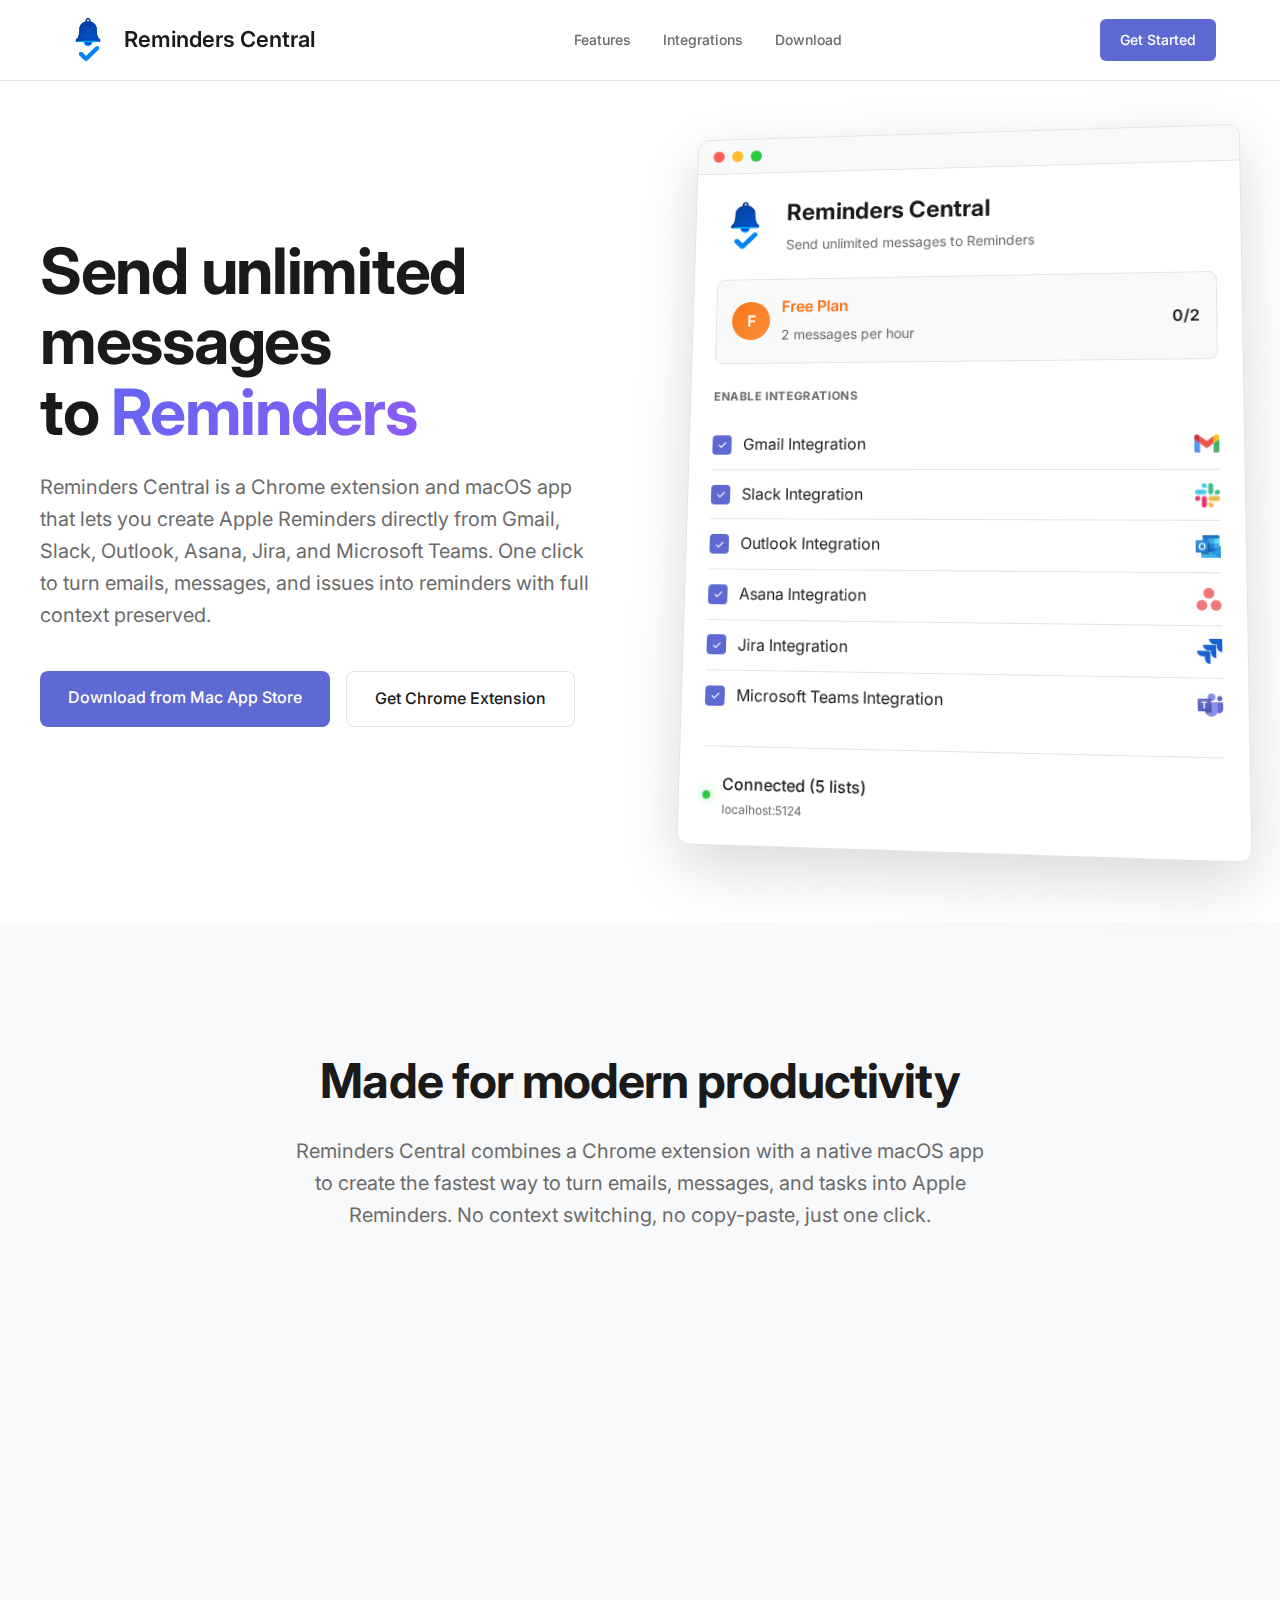
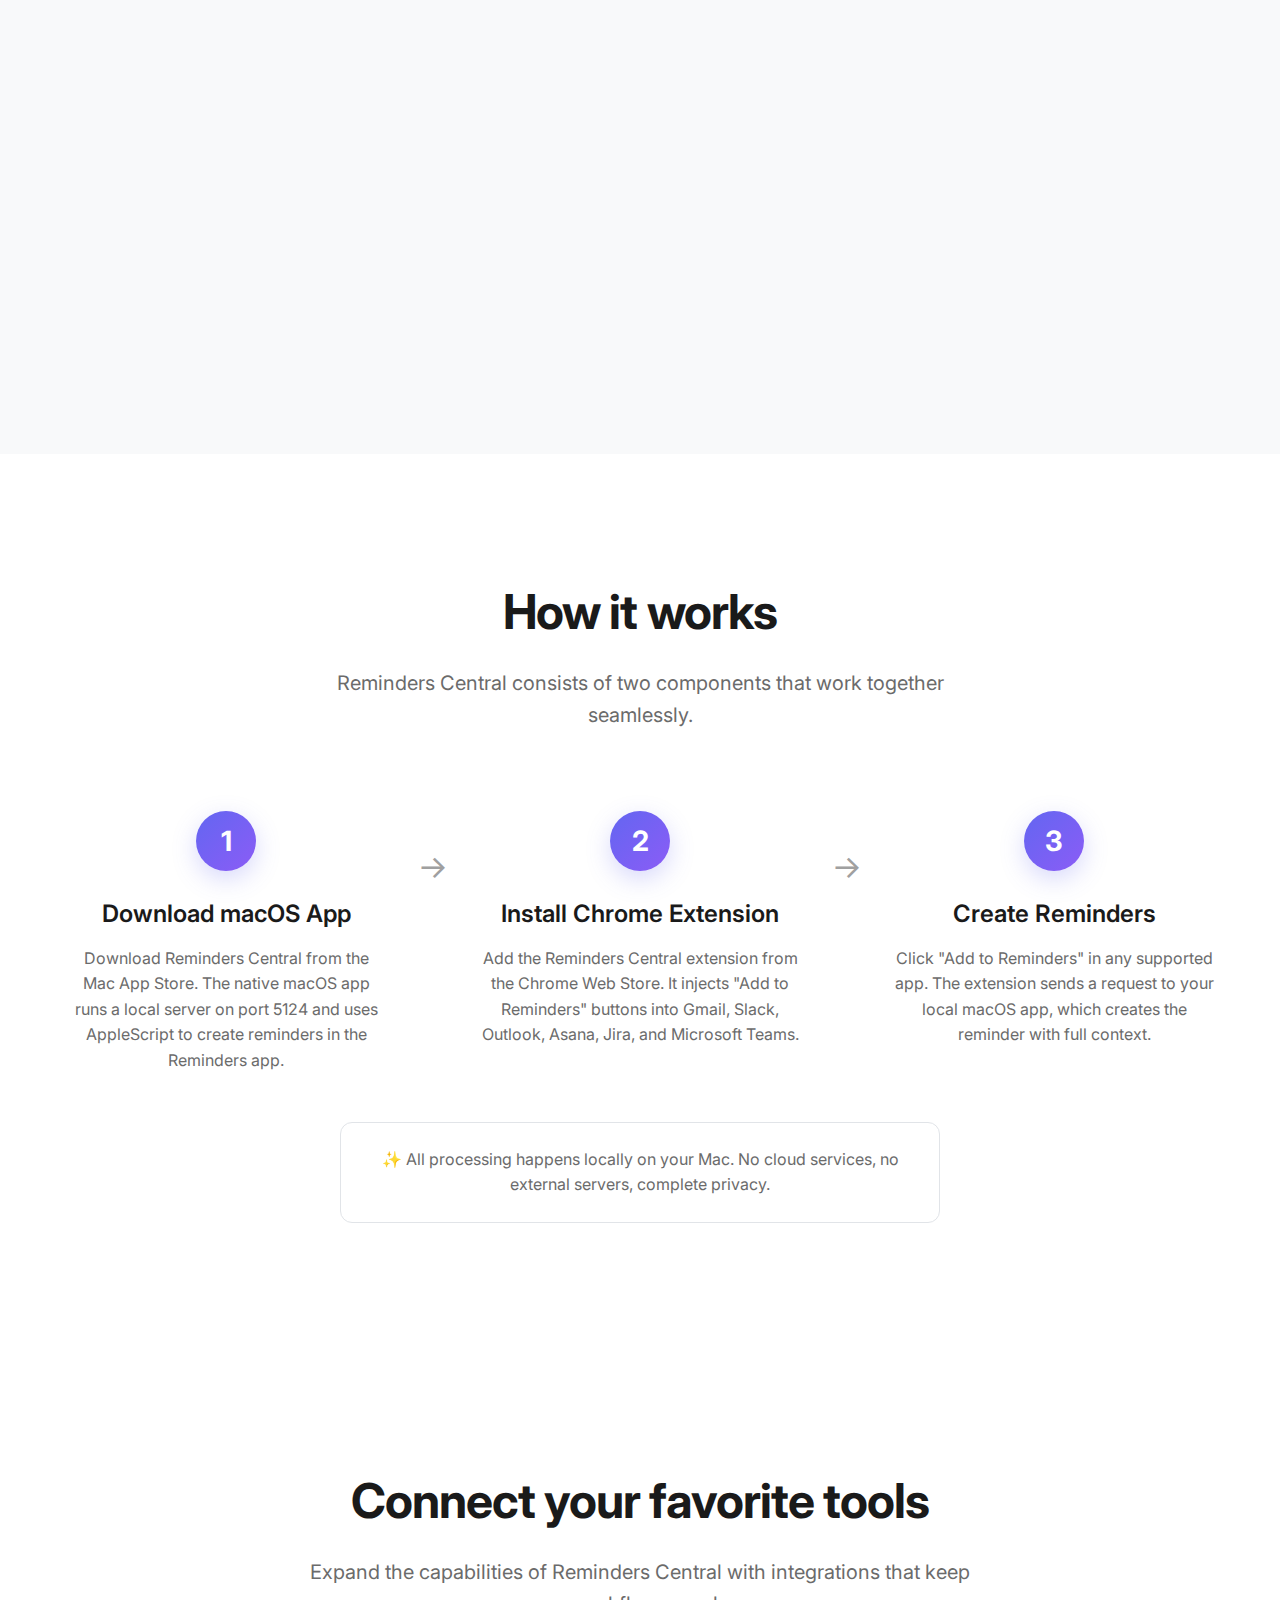
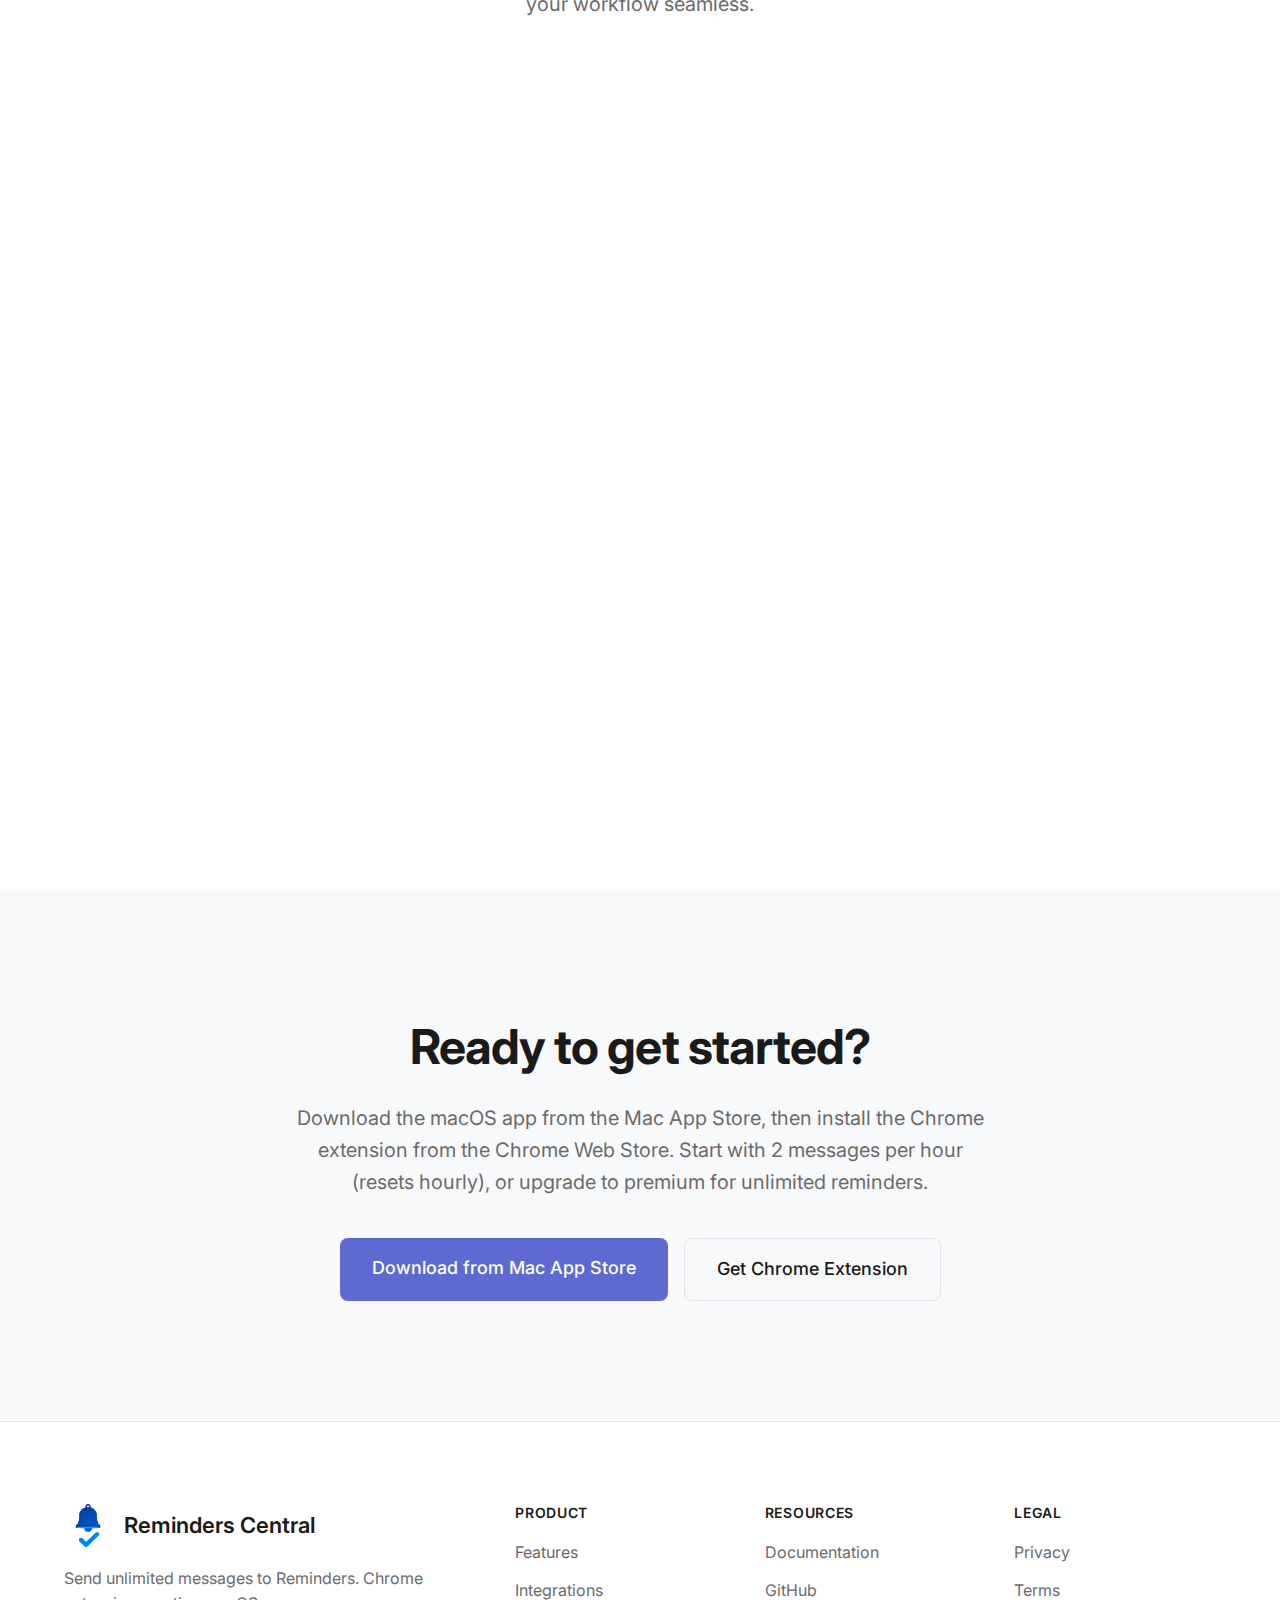
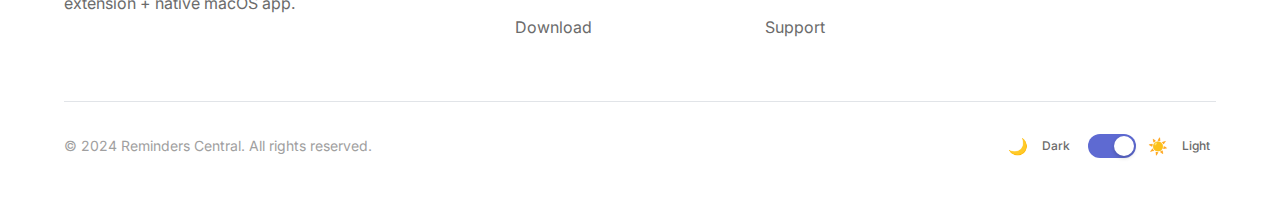
<file: index.html>
<!DOCTYPE html>
<html lang="en">
<head>
    <meta charset="UTF-8">
    <meta name="viewport" content="width=device-width, initial-scale=1.0">
    <title>Reminders Central - Send unlimited messages to Reminders</title>
    <link rel="icon" type="image/png" href="logo.png">
    <link rel="stylesheet" href="styles.css">
    <link rel="preconnect" href="https://fonts.googleapis.com">
    <link rel="preconnect" href="https://fonts.gstatic.com" crossorigin>
    <link href="https://fonts.googleapis.com/css2?family=Inter:wght@300;400;500;600;700&display=swap" rel="stylesheet">
</head>
<body>
    <!-- Navigation -->
    <nav class="nav">
        <div class="nav-container">
            <div class="nav-logo">
                <img src="logo.png" alt="Reminders Central" class="logo-icon">
                <span class="logo-text">Reminders Central</span>
            </div>
            <div class="nav-links">
                <a href="#features">Features</a>
                <a href="#integrations">Integrations</a>
                <a href="#download">Download</a>
            </div>
            <a href="#download" class="nav-cta">Get Started</a>
        </div>
    </nav>

    <!-- Hero Section -->
    <section class="hero">
        <div class="hero-container">
            <div class="hero-content">
                <h1 class="hero-title">
                    Send unlimited messages<br>
                    to <span class="gradient-text">Reminders</span>
                </h1>
                <p class="hero-subtitle">
                    Reminders Central is a Chrome extension and macOS app that lets you create Apple Reminders 
                    directly from Gmail, Slack, Outlook, Asana, Jira, and Microsoft Teams. One click to turn emails, messages, and issues into reminders 
                    with full context preserved.
                </p>
                <div class="hero-cta">
                    <a href="https://apps.apple.com/app/reminders-central" target="_blank" rel="noopener noreferrer" class="btn-primary">Download from Mac App Store</a>
                    <a href="https://chrome.google.com/webstore/detail/reminders-central" target="_blank" rel="noopener noreferrer" class="btn-secondary">Get Chrome Extension</a>
                </div>
            </div>
            <div class="hero-visual">
                <div class="app-preview">
                    <div class="app-window">
                        <div class="app-header">
                            <div class="window-controls">
                                <span class="control red"></span>
                                <span class="control yellow"></span>
                                <span class="control green"></span>
                            </div>
                        </div>
                        <div class="app-content">
                            <div class="preview-header">
                                <img src="logo.png" alt="Reminders Central" class="preview-icon">
                                <div>
                                    <h3>Reminders Central</h3>
                                    <p>Send unlimited messages to Reminders</p>
                                </div>
                            </div>
                            <div class="preview-card">
                                <div class="preview-plan">
                                    <div class="plan-icon">F</div>
                                    <div>
                                        <span class="plan-name">Free Plan</span>
                                        <span class="plan-details">2 messages per hour</span>
                                    </div>
                                    <div class="plan-usage">0/2</div>
                                </div>
                            </div>
                            <div class="preview-integrations">
                                <h4>ENABLE INTEGRATIONS</h4>
                                <div class="integration-item">
                                    <div class="integration-checkbox checked"></div>
                                    <span>Gmail Integration</span>
                                    <img src="logos/gmail.svg" alt="Gmail" class="integration-icon">
                                </div>
                                <div class="integration-item">
                                    <div class="integration-checkbox checked"></div>
                                    <span>Slack Integration</span>
                                    <img src="logos/slack-icon.png" alt="Slack" class="integration-icon">
                                </div>
                                <div class="integration-item">
                                    <div class="integration-checkbox checked"></div>
                                    <span>Outlook Integration</span>
                                    <img src="logos/outlook-icon.svg" alt="Outlook" class="integration-icon">
                                </div>
                                <div class="integration-item">
                                    <div class="integration-checkbox checked"></div>
                                    <span>Asana Integration</span>
                                    <img src="logos/asana-icon.svg" alt="Asana" class="integration-icon">
                                </div>
                                <div class="integration-item">
                                    <div class="integration-checkbox checked"></div>
                                    <span>Jira Integration</span>
                                    <img src="logos/jira-icon.svg" alt="Jira" class="integration-icon">
                                </div>
                                <div class="integration-item">
                                    <div class="integration-checkbox checked"></div>
                                    <span>Microsoft Teams Integration</span>
                                    <img src="logos/teams-icon.svg" alt="Microsoft Teams" class="integration-icon">
                                </div>
                            </div>
                            <div class="preview-status">
                                <div class="status-dot"></div>
                                <div>
                                    <div class="status-text">Connected (5 lists)</div>
                                    <div class="status-subtext">localhost:5124</div>
                                </div>
                            </div>
                        </div>
                    </div>
                </div>
            </div>
        </div>
    </section>

    <!-- Features Section -->
    <section id="features" class="features">
        <div class="container">
            <div class="section-header">
                <h2 class="section-title">Made for modern productivity</h2>
                <p class="section-subtitle">
                    Reminders Central combines a Chrome extension with a native macOS app to create the fastest way 
                    to turn emails, messages, and tasks into Apple Reminders. No context switching, no copy-paste, 
                    just one click.
                </p>
            </div>
            <div class="features-grid">
                <div class="feature-card">
                    <div class="feature-icon">
                        <svg viewBox="0 0 24 24" fill="none" xmlns="http://www.w3.org/2000/svg">
                            <circle cx="12" cy="12" r="10" stroke="currentColor" stroke-width="2"/>
                            <path d="M12 8V16M8 12H16" stroke="currentColor" stroke-width="2" stroke-linecap="round"/>
                        </svg>
                    </div>
                    <h3>One-Click Creation</h3>
                    <p>Add an "Add to Reminders" button directly in Gmail, Slack, Outlook, Asana, Jira, and Microsoft Teams. Create reminders without leaving your workflow.</p>
                </div>
                <div class="feature-card">
                    <div class="feature-icon">
                        <svg viewBox="0 0 24 24" fill="none" xmlns="http://www.w3.org/2000/svg">
                            <path d="M10 13C10.4295 13.5741 10.9774 14.0491 11.6066 14.3929C12.2357 14.7367 12.9315 14.9411 13.6467 14.9923C14.3618 15.0435 15.0796 14.9403 15.7513 14.6897C16.4231 14.4392 17.0331 14.047 17.54 13.54L20.54 10.54C21.4508 9.59695 21.9548 8.33394 21.9434 7.02296C21.932 5.71198 21.4061 4.45791 20.4791 3.53087C19.5521 2.60383 18.298 2.07799 16.987 2.0666C15.676 2.0552 14.413 2.55918 13.47 3.47L11.75 5.18" stroke="currentColor" stroke-width="2" stroke-linecap="round" stroke-linejoin="round"/>
                            <path d="M14 11C13.5705 10.4259 13.0226 9.95087 12.3934 9.60711C11.7643 9.26335 11.0685 9.05886 10.3533 9.00766C9.63816 8.95645 8.92037 9.05972 8.24865 9.31026C7.57693 9.5608 6.96688 9.95304 6.46 10.46L3.46 13.46C2.54918 14.403 2.04519 15.6661 2.05659 16.977C2.06798 18.288 2.59382 19.5421 3.52086 20.4691C4.4479 21.3962 5.70197 21.922 7.01295 21.9334C8.32393 21.9448 9.58694 21.4408 10.53 20.53L12.24 18.82" stroke="currentColor" stroke-width="2" stroke-linecap="round" stroke-linejoin="round"/>
                        </svg>
                    </div>
                    <h3>Context Preserved</h3>
                    <p>Every reminder includes a link back to the original email or message. Never lose context when you need to follow up.</p>
                </div>
                <div class="feature-card">
                    <div class="feature-icon">
                        <svg viewBox="0 0 24 24" fill="none" xmlns="http://www.w3.org/2000/svg">
                            <path d="M9 5H7C5.89543 5 5 5.89543 5 7V19C5 20.1046 5.89543 21 7 21H17C18.1046 21 19 20.1046 19 19V7C19 5.89543 18.1046 5 17 5H15" stroke="currentColor" stroke-width="2" stroke-linecap="round"/>
                            <path d="M9 5C9 3.89543 9.89543 3 11 3H13C14.1046 3 15 3.89543 15 5V5C15 6.10457 14.1046 7 13 7H11C9.89543 7 9 6.10457 9 5V5Z" stroke="currentColor" stroke-width="2" stroke-linecap="round"/>
                            <path d="M9 12H15M9 16H15" stroke="currentColor" stroke-width="2" stroke-linecap="round"/>
                        </svg>
                    </div>
                    <h3>Choose Your List</h3>
                    <p>Select which Apple Reminders list to use for each reminder. Organize work, personal, and project reminders separately.</p>
                </div>
                <div class="feature-card">
                    <div class="feature-icon">
                        <svg viewBox="0 0 24 24" fill="none" xmlns="http://www.w3.org/2000/svg">
                            <rect x="5" y="11" width="14" height="10" rx="2" stroke="currentColor" stroke-width="2" stroke-linecap="round" stroke-linejoin="round"/>
                            <path d="M7 11V7C7 4.23858 9.23858 2 12 2C14.7614 2 17 4.23858 17 7V11" stroke="currentColor" stroke-width="2" stroke-linecap="round" stroke-linejoin="round"/>
                        </svg>
                    </div>
                    <h3>Privacy First</h3>
                    <p>All processing happens locally on your Mac. The macOS app runs a local server—no cloud, no external services, no data collection.</p>
                </div>
                <div class="feature-card">
                    <div class="feature-icon">
                        <svg viewBox="0 0 24 24" fill="none" xmlns="http://www.w3.org/2000/svg">
                            <path d="M12 2L15.09 8.26L22 9.27L17 14.14L18.18 21.02L12 17.77L5.82 21.02L7 14.14L2 9.27L8.91 8.26L12 2Z" stroke="currentColor" stroke-width="2" stroke-linecap="round" stroke-linejoin="round"/>
                        </svg>
                    </div>
                    <h3>Freemium Model</h3>
                    <p>Start with 2 messages per hour. After hitting the limit, wait an hour for it to reset. Upgrade to premium for unlimited reminders.</p>
                </div>
                <div class="feature-card">
                    <div class="feature-icon">
                        <svg viewBox="0 0 24 24" fill="none" xmlns="http://www.w3.org/2000/svg">
                            <path d="M21.5 2V6H17.5" stroke="currentColor" stroke-width="2" stroke-linecap="round" stroke-linejoin="round"/>
                            <path d="M2.5 22V18H6.5" stroke="currentColor" stroke-width="2" stroke-linecap="round" stroke-linejoin="round"/>
                            <path d="M21.5 6L16.5 11C15.9 11.6 14.9 11.6 14.3 11L13 9.7C12.4 9.1 12.4 8.1 13 7.5L18 2.5" stroke="currentColor" stroke-width="2" stroke-linecap="round" stroke-linejoin="round"/>
                            <path d="M2.5 18L7.5 13C8.1 12.4 9.1 12.4 9.7 13L11 14.3C11.6 14.9 11.6 15.9 11 16.5L6 21.5" stroke="currentColor" stroke-width="2" stroke-linecap="round" stroke-linejoin="round"/>
                        </svg>
                    </div>
                    <h3>iCloud Sync</h3>
                    <p>Reminders sync automatically across all your Apple devices through iCloud. Access them on iPhone, iPad, and Mac.</p>
                </div>
            </div>
        </div>
    </section>

    <!-- How It Works Section -->
    <section class="how-it-works">
        <div class="container">
            <div class="section-header">
                <h2 class="section-title">How it works</h2>
                <p class="section-subtitle">
                    Reminders Central consists of two components that work together seamlessly.
                </p>
            </div>
            <div class="workflow">
                <div class="workflow-step">
                    <div class="step-number">1</div>
                    <h3>Download macOS App</h3>
                    <p>Download Reminders Central from the Mac App Store. The native macOS app runs a local server on port 5124 and uses AppleScript to create reminders in the Reminders app.</p>
                </div>
                <div class="workflow-arrow">→</div>
                <div class="workflow-step">
                    <div class="step-number">2</div>
                    <h3>Install Chrome Extension</h3>
                    <p>Add the Reminders Central extension from the Chrome Web Store. It injects "Add to Reminders" buttons into Gmail, Slack, Outlook, Asana, Jira, and Microsoft Teams.</p>
                </div>
                <div class="workflow-arrow">→</div>
                <div class="workflow-step">
                    <div class="step-number">3</div>
                    <h3>Create Reminders</h3>
                    <p>Click "Add to Reminders" in any supported app. The extension sends a request to your local macOS app, which creates the reminder with full context.</p>
                </div>
            </div>
            <div class="architecture-note">
                <p>✨ All processing happens locally on your Mac. No cloud services, no external servers, complete privacy.</p>
            </div>
        </div>
    </section>

    <!-- Integrations Section -->
    <section id="integrations" class="integrations">
        <div class="container">
            <div class="section-header">
                <h2 class="section-title">Connect your favorite tools</h2>
                <p class="section-subtitle">
                    Expand the capabilities of Reminders Central with integrations that keep your workflow seamless.
                </p>
            </div>
            <div class="integrations-grid">
                <a href="integration-gmail.html" class="integration-card">
                    <img src="logos/gmail.svg" alt="Gmail" class="integration-card-icon">
                    <h3>Gmail</h3>
                    <p>Add an "Add to Reminders" button next to every email subject. Extracts sender, subject, and body content with a direct link back to the email.</p>
                </a>
                <a href="integration-slack.html" class="integration-card">
                    <img src="logos/slack-icon.png" alt="Slack" class="integration-card-icon">
                    <h3>Slack</h3>
                    <p>Hover over any Slack message to see the reminder button. Captures message content and preserves the Slack message URL for context.</p>
                </a>
                <a href="integration-outlook.html" class="integration-card">
                    <img src="logos/outlook-icon.svg" alt="Outlook" class="integration-card-icon">
                    <h3>Outlook</h3>
                    <p>Works with Outlook.com, Office 365, and Outlook web. Convert emails to reminders with full email context preserved.</p>
                </a>
                <a href="integration-asana.html" class="integration-card">
                    <img src="logos/asana-icon.svg" alt="Asana" class="integration-card-icon">
                    <h3>Asana</h3>
                    <p>Turn Asana tasks into Apple Reminders. Keep your project management and personal reminders organized in one place.</p>
                </a>
                <a href="integration-jira.html" class="integration-card">
                    <img src="logos/jira-icon.svg" alt="Jira" class="integration-card-icon">
                    <h3>Jira</h3>
                    <p>Create reminders from Jira issues. Extract issue titles and descriptions with direct links back to the original issue.</p>
                </a>
                <a href="integration-teams.html" class="integration-card">
                    <img src="logos/teams-icon.svg" alt="Microsoft Teams" class="integration-card-icon">
                    <h3>Microsoft Teams</h3>
                    <p>Add reminders from Teams messages. Capture message content and preserve Teams message URLs for easy reference.</p>
                </a>
            </div>
        </div>
    </section>

    <!-- CTA Section -->
    <section id="download" class="cta">
        <div class="container">
            <div class="cta-content">
                <h2 class="cta-title">Ready to get started?</h2>
                <p class="cta-subtitle">
                    Download the macOS app from the Mac App Store, then install the Chrome extension from the Chrome Web Store. 
                    Start with 2 messages per hour (resets hourly), or upgrade to premium for unlimited reminders.
                </p>
                <div class="cta-buttons">
                    <a href="https://apps.apple.com/app/reminders-central" target="_blank" rel="noopener noreferrer" class="btn-primary large">Download from Mac App Store</a>
                    <a href="https://chrome.google.com/webstore/detail/reminders-central" target="_blank" rel="noopener noreferrer" class="btn-secondary large">Get Chrome Extension</a>
                </div>
            </div>
        </div>
    </section>

    <!-- Footer -->
    <footer class="footer">
        <div class="container">
            <div class="footer-content">
                <div class="footer-section">
                    <div class="footer-logo">
                        <img src="logo.png" alt="Reminders Central" class="logo-icon">
                        <span>Reminders Central</span>
                    </div>
                    <p class="footer-description">
                        Send unlimited messages to Reminders. 
                        Chrome extension + native macOS app.
                    </p>
                </div>
                <div class="footer-section">
                    <h4>Product</h4>
                    <ul>
                        <li><a href="#features">Features</a></li>
                        <li><a href="#integrations">Integrations</a></li>
                        <li><a href="#download">Download</a></li>
                    </ul>
                </div>
                <div class="footer-section">
                    <h4>Resources</h4>
                    <ul>
                        <li><a href="#">Documentation</a></li>
                        <li><a href="#">GitHub</a></li>
                        <li><a href="#">Support</a></li>
                    </ul>
                </div>
                <div class="footer-section">
                    <h4>Legal</h4>
                    <ul>
                        <li><a href="#">Privacy</a></li>
                        <li><a href="#">Terms</a></li>
                    </ul>
                </div>
            </div>
            <div class="footer-bottom">
                <div class="footer-bottom-content">
                    <p>&copy; 2024 Reminders Central. All rights reserved.</p>
                    <div class="theme-toggle-container">
                        <label class="theme-toggle-label" for="theme-toggle">
                            <span class="theme-toggle-icon">🌙</span>
                            <span class="theme-toggle-text">Dark</span>
                            <input type="checkbox" id="theme-toggle" class="theme-toggle" aria-label="Toggle theme">
                            <span class="theme-toggle-slider"></span>
                            <span class="theme-toggle-icon">☀️</span>
                            <span class="theme-toggle-text">Light</span>
                        </label>
                    </div>
                </div>
            </div>
        </div>
    </footer>

    <script src="script.js"></script>
</body>
</html>
</file>
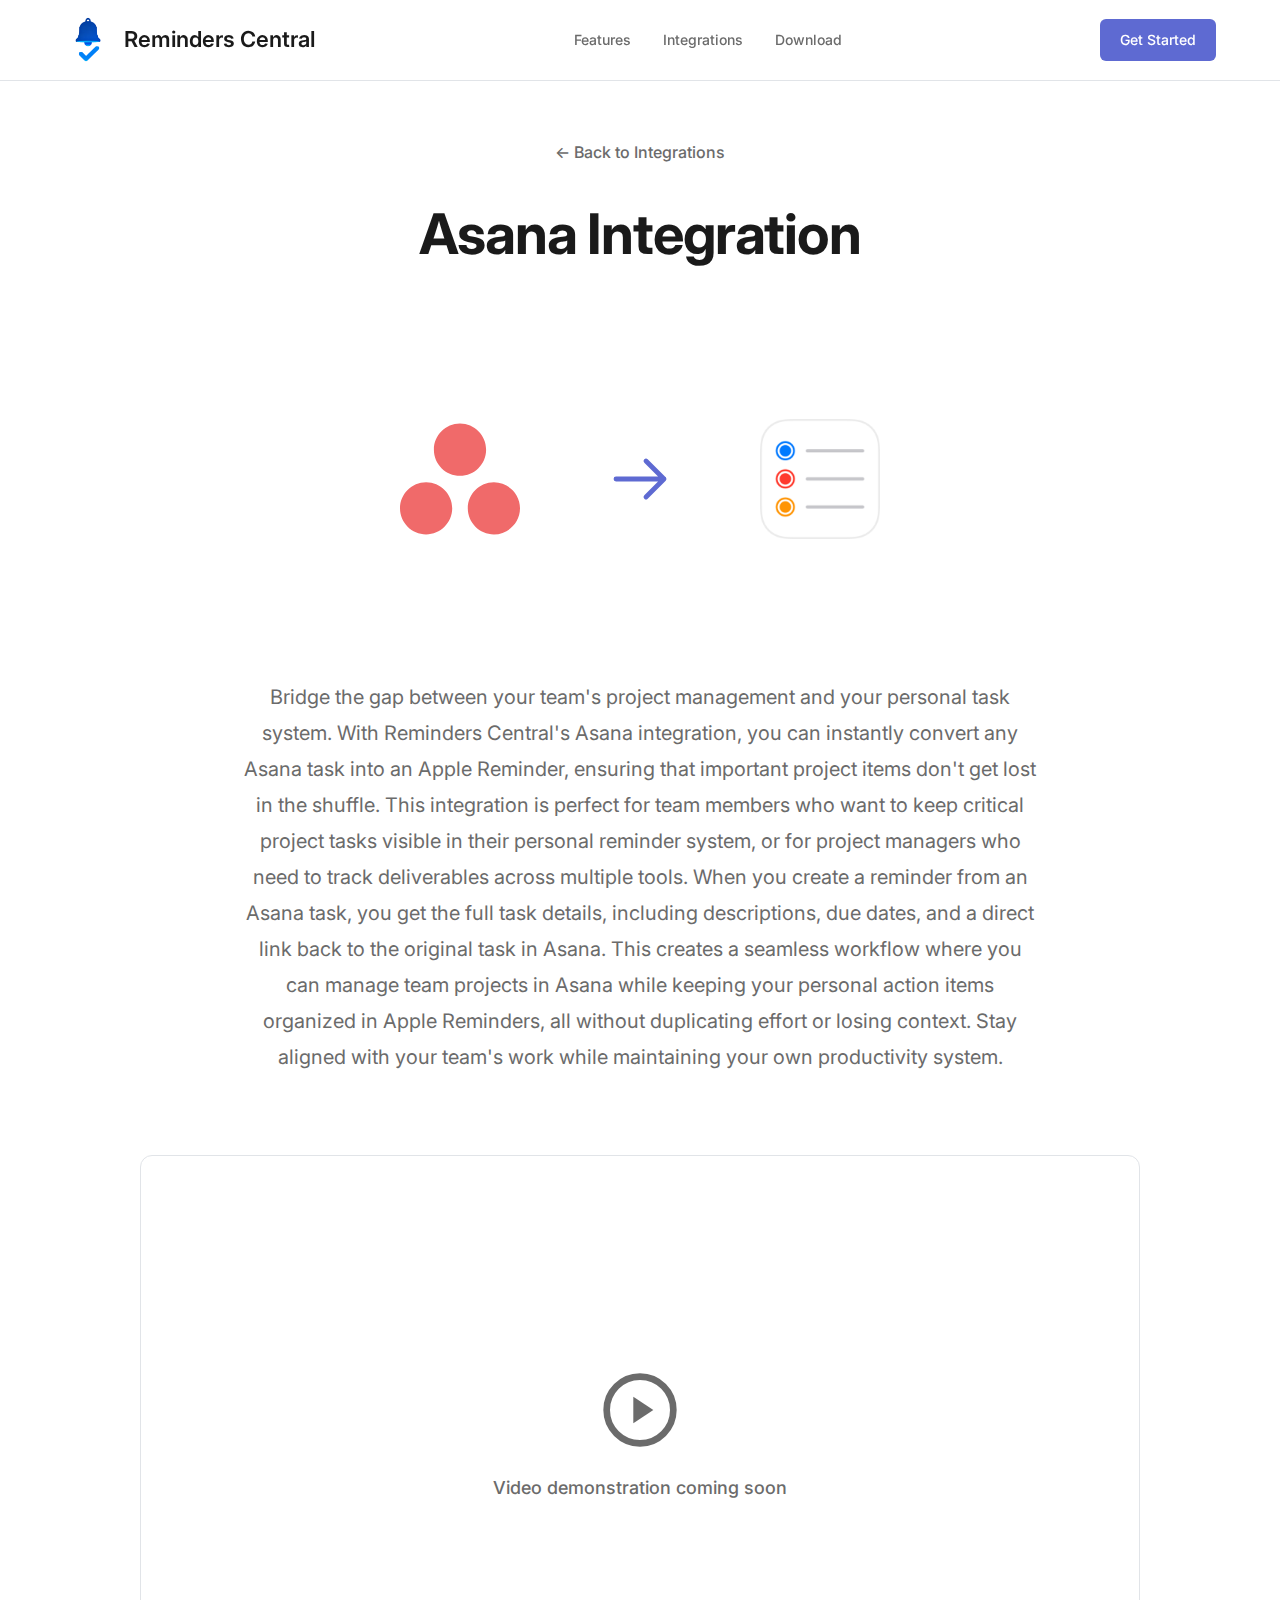
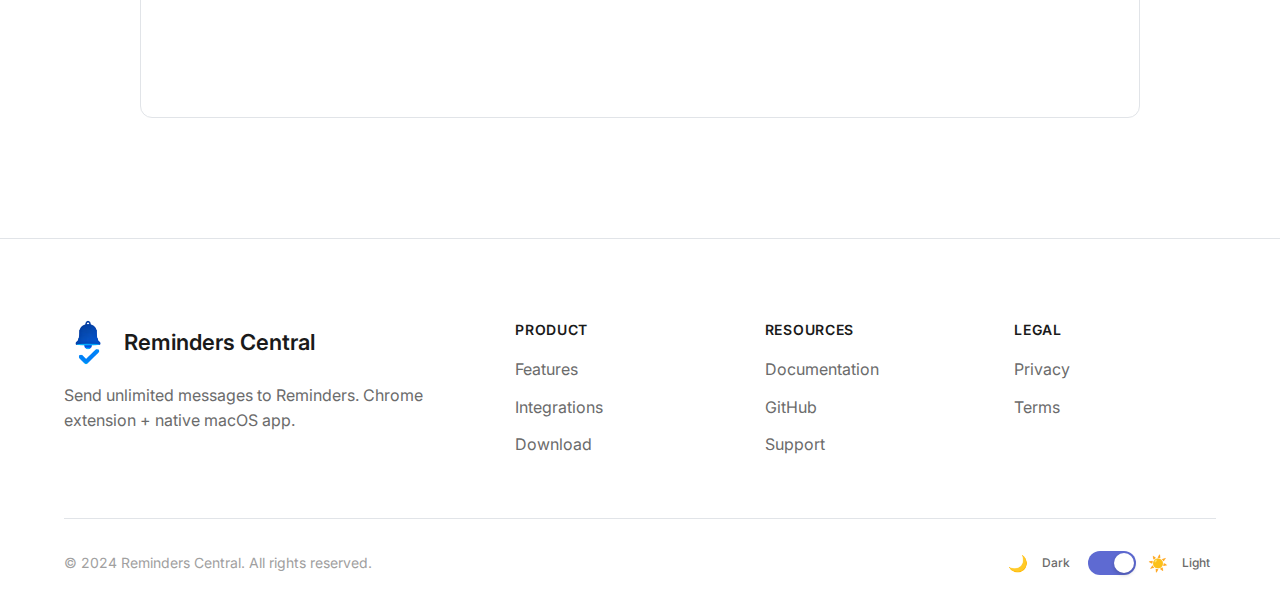
<file: integration-asana.html>
<!DOCTYPE html>
<html lang="en">
<head>
    <meta charset="UTF-8">
    <meta name="viewport" content="width=device-width, initial-scale=1.0">
    <title>Asana Integration - Reminders Central</title>
    <link rel="stylesheet" href="styles.css">
    <link rel="icon" type="image/png" href="logo.png">
    <link rel="preconnect" href="https://fonts.googleapis.com">
    <link rel="preconnect" href="https://fonts.gstatic.com" crossorigin>
    <link href="https://fonts.googleapis.com/css2?family=Inter:wght@300;400;500;600;700&display=swap" rel="stylesheet">
</head>
<body>
    <!-- Navigation -->
    <nav class="nav">
        <div class="nav-container">
            <div class="nav-logo">
                <a href="index.html" style="display: flex; align-items: center; gap: 12px; text-decoration: none; color: inherit;">
                    <img src="logo.png" alt="Reminders Central" class="logo-icon">
                    <span class="logo-text">Reminders Central</span>
                </a>
            </div>
            <div class="nav-links">
                <a href="index.html#features">Features</a>
                <a href="index.html#integrations">Integrations</a>
                <a href="index.html#download">Download</a>
            </div>
            <a href="index.html#download" class="nav-cta">Get Started</a>
        </div>
    </nav>

    <!-- Integration Detail Section -->
    <section class="integration-detail">
        <div class="container">
            <div class="integration-detail-header">
                <a href="index.html#integrations" class="back-link">← Back to Integrations</a>
                <h1 class="integration-detail-title">Asana Integration</h1>
            </div>

            <div class="integration-flow">
                <div class="integration-flow-icon">
                    <img src="logos/asana-icon.svg" alt="Asana" class="flow-app-icon">
                </div>
                <div class="integration-flow-arrow">
                    <svg viewBox="0 0 100 100" fill="none" xmlns="http://www.w3.org/2000/svg">
                        <path d="M70 50L30 50M70 50L55 35M70 50L55 65" stroke="currentColor" stroke-width="4" stroke-linecap="round" stroke-linejoin="round"/>
                    </svg>
                </div>
                <div class="integration-flow-icon">
                    <img src="logos/apple-reminders-icon.png" alt="Apple Reminders" class="flow-reminders-icon">
                </div>
            </div>

            <div class="integration-description">
                <p>
                    Bridge the gap between your team's project management and your personal task system. 
                    With Reminders Central's Asana integration, you can instantly convert any 
                    Asana task into an Apple Reminder, ensuring that important project items don't 
                    get lost in the shuffle. This integration is perfect for team members who want to 
                    keep critical project tasks visible in their personal reminder system, or for 
                    project managers who need to track deliverables across multiple tools. When you 
                    create a reminder from an Asana task, you get the full task details, including 
                    descriptions, due dates, and a direct link back to the original task in Asana. 
                    This creates a seamless workflow where you can manage team projects in Asana while 
                    keeping your personal action items organized in Apple Reminders, all without 
                    duplicating effort or losing context. Stay aligned with your team's work while 
                    maintaining your own productivity system.
                </p>
            </div>

            <div class="integration-video">
                <div class="video-placeholder">
                    <div class="video-placeholder-content">
                        <svg viewBox="0 0 24 24" fill="none" xmlns="http://www.w3.org/2000/svg" class="play-icon">
                            <circle cx="12" cy="12" r="10" stroke="currentColor" stroke-width="2"/>
                            <path d="M10 8L16 12L10 16V8Z" fill="currentColor"/>
                        </svg>
                        <p class="video-placeholder-text">Video demonstration coming soon</p>
                    </div>
                </div>
            </div>
        </div>
    </section>

    <!-- Footer -->
    <footer class="footer">
        <div class="container">
            <div class="footer-content">
                <div class="footer-section">
                    <div class="footer-logo">
                        <img src="logo.png" alt="Reminders Central" class="logo-icon">
                        <span>Reminders Central</span>
                    </div>
                    <p class="footer-description">
                        Send unlimited messages to Reminders. 
                        Chrome extension + native macOS app.
                    </p>
                </div>
                <div class="footer-section">
                    <h4>Product</h4>
                    <ul>
                        <li><a href="index.html#features">Features</a></li>
                        <li><a href="index.html#integrations">Integrations</a></li>
                        <li><a href="index.html#download">Download</a></li>
                    </ul>
                </div>
                <div class="footer-section">
                    <h4>Resources</h4>
                    <ul>
                        <li><a href="#">Documentation</a></li>
                        <li><a href="#">GitHub</a></li>
                        <li><a href="#">Support</a></li>
                    </ul>
                </div>
                <div class="footer-section">
                    <h4>Legal</h4>
                    <ul>
                        <li><a href="#">Privacy</a></li>
                        <li><a href="#">Terms</a></li>
                    </ul>
                </div>
            </div>
            <div class="footer-bottom">
                <div class="footer-bottom-content">
                    <p>&copy; 2024 Reminders Central. All rights reserved.</p>
                    <div class="theme-toggle-container">
                        <label class="theme-toggle-label" for="theme-toggle">
                            <span class="theme-toggle-icon">🌙</span>
                            <span class="theme-toggle-text">Dark</span>
                            <input type="checkbox" id="theme-toggle" class="theme-toggle" aria-label="Toggle theme">
                            <span class="theme-toggle-slider"></span>
                            <span class="theme-toggle-icon">☀️</span>
                            <span class="theme-toggle-text">Light</span>
                        </label>
                    </div>
                </div>
            </div>
        </div>
    </footer>

    <script src="script.js"></script>
</body>
</html>
</file>
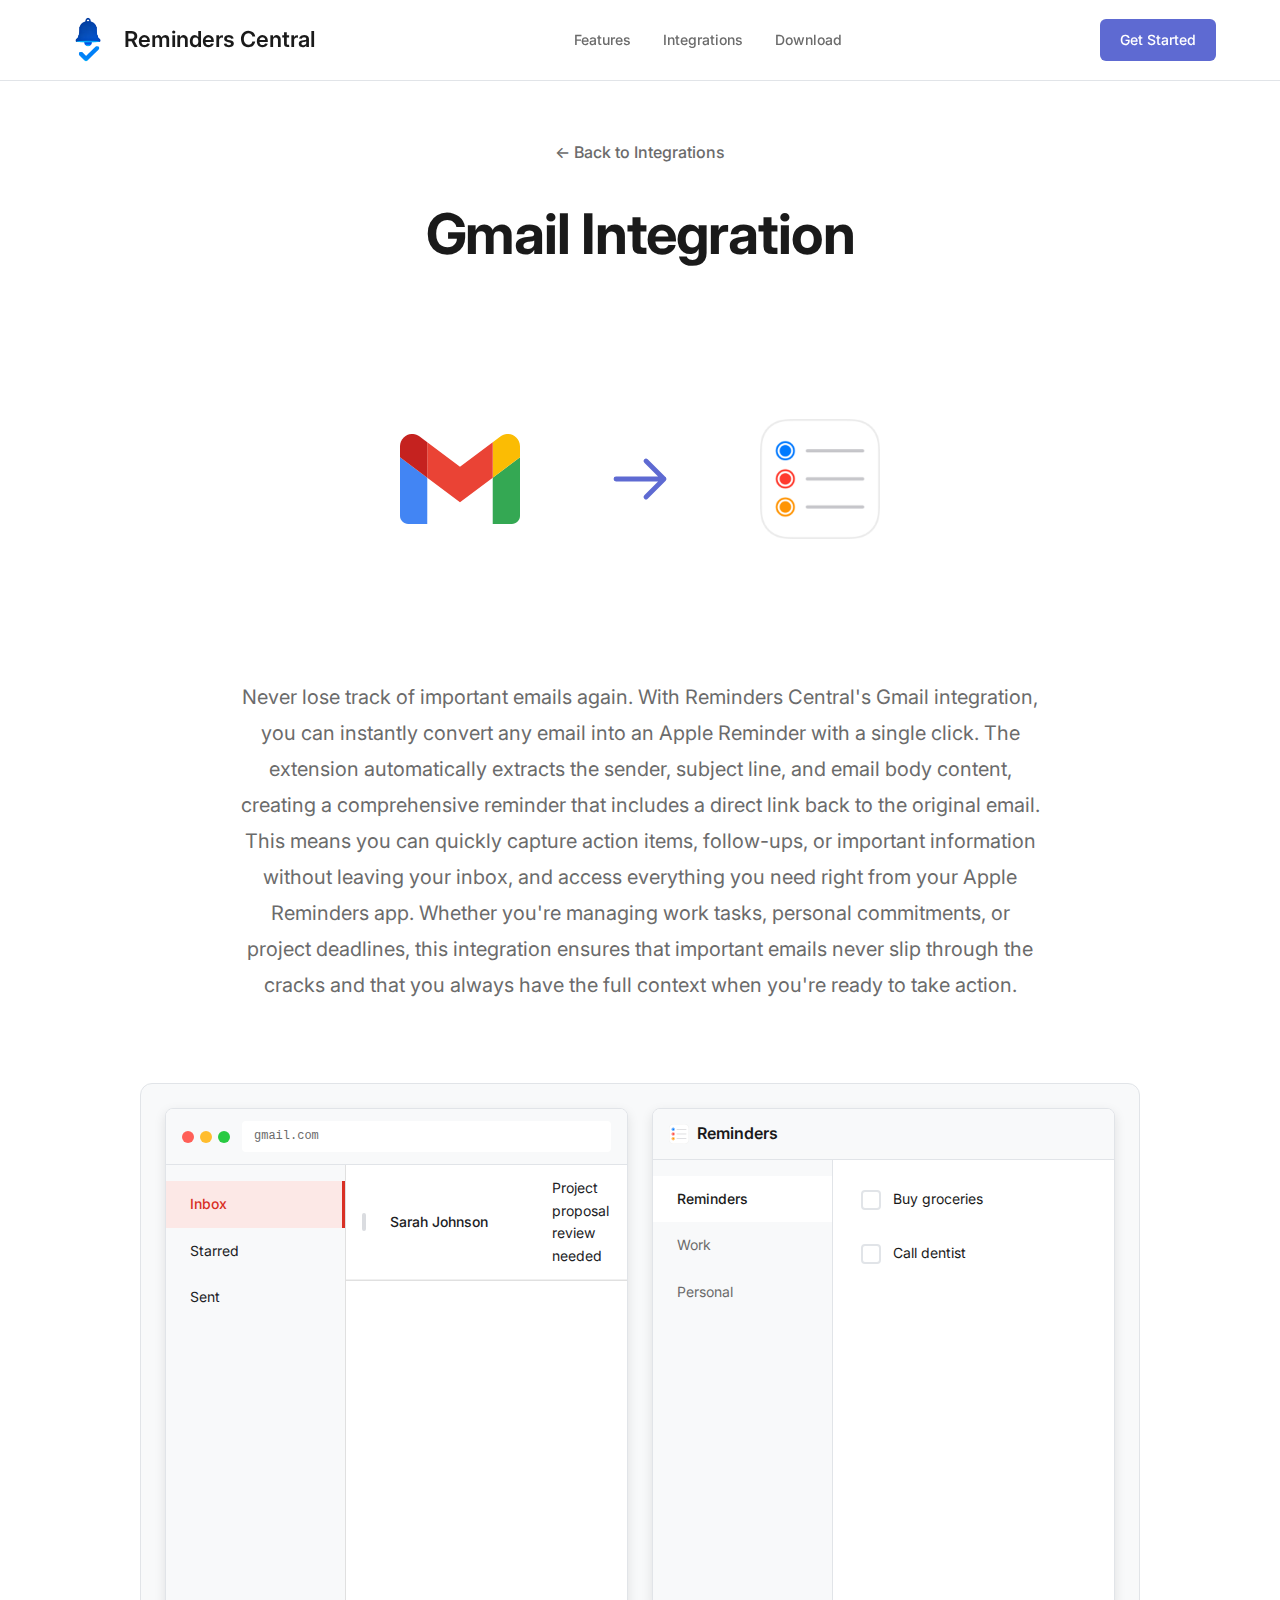
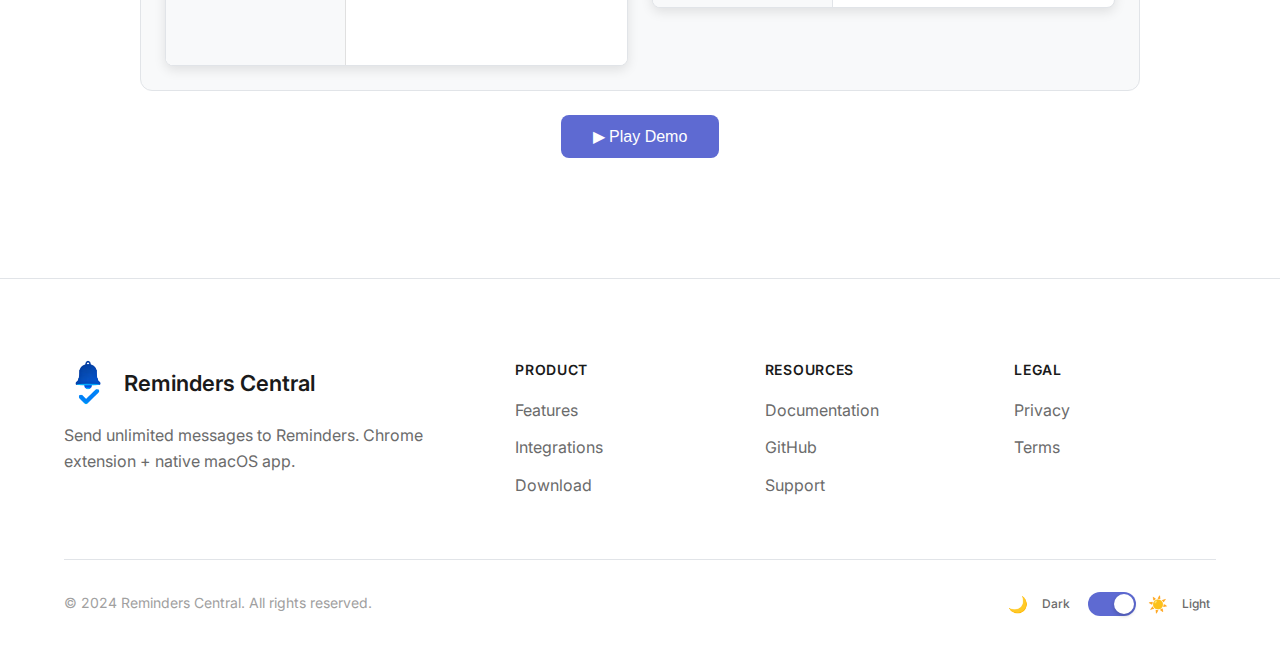
<file: integration-gmail.html>
<!DOCTYPE html>
<html lang="en">
<head>
    <meta charset="UTF-8">
    <meta name="viewport" content="width=device-width, initial-scale=1.0">
    <title>Gmail Integration - Reminders Central</title>
    <link rel="stylesheet" href="styles.css">
    <link rel="icon" type="image/png" href="logo.png">
    <link rel="preconnect" href="https://fonts.googleapis.com">
    <link rel="preconnect" href="https://fonts.gstatic.com" crossorigin>
    <link href="https://fonts.googleapis.com/css2?family=Inter:wght@300;400;500;600;700&display=swap" rel="stylesheet">
</head>
<body>
    <!-- Navigation -->
    <nav class="nav">
        <div class="nav-container">
            <div class="nav-logo">
                <a href="index.html" style="display: flex; align-items: center; gap: 12px; text-decoration: none; color: inherit;">
                    <img src="logo.png" alt="Reminders Central" class="logo-icon">
                    <span class="logo-text">Reminders Central</span>
                </a>
            </div>
            <div class="nav-links">
                <a href="index.html#features">Features</a>
                <a href="index.html#integrations">Integrations</a>
                <a href="index.html#download">Download</a>
            </div>
            <a href="index.html#download" class="nav-cta">Get Started</a>
        </div>
    </nav>

    <!-- Integration Detail Section -->
    <section class="integration-detail">
        <div class="container">
            <div class="integration-detail-header">
                <a href="index.html#integrations" class="back-link">← Back to Integrations</a>
                <h1 class="integration-detail-title">Gmail Integration</h1>
            </div>

            <div class="integration-flow">
                <div class="integration-flow-icon">
                    <img src="logos/gmail.svg" alt="Gmail" class="flow-app-icon">
                </div>
                <div class="integration-flow-arrow">
                    <svg viewBox="0 0 100 100" fill="none" xmlns="http://www.w3.org/2000/svg">
                        <path d="M70 50L30 50M70 50L55 35M70 50L55 65" stroke="currentColor" stroke-width="4" stroke-linecap="round" stroke-linejoin="round"/>
                    </svg>
                </div>
                <div class="integration-flow-icon">
                    <img src="logos/apple-reminders-icon.png" alt="Apple Reminders" class="flow-reminders-icon">
                </div>
            </div>

            <div class="integration-description">
                <p>
                    Never lose track of important emails again. With Reminders Central's Gmail integration, 
                    you can instantly convert any email into an Apple Reminder with a single click. The 
                    extension automatically extracts the sender, subject line, and email body content, 
                    creating a comprehensive reminder that includes a direct link back to the original 
                    email. This means you can quickly capture action items, follow-ups, or important 
                    information without leaving your inbox, and access everything you need right from 
                    your Apple Reminders app. Whether you're managing work tasks, personal commitments, 
                    or project deadlines, this integration ensures that important emails never slip through 
                    the cracks and that you always have the full context when you're ready to take action.
                </p>
            </div>

            <div class="integration-video">
                <div class="demo-container">
                    <div class="demo-side demo-left">
                        <div class="demo-browser">
                            <div class="browser-header">
                                <div class="browser-controls">
                                    <span class="browser-dot"></span>
                                    <span class="browser-dot"></span>
                                    <span class="browser-dot"></span>
                                </div>
                                <div class="browser-url">gmail.com</div>
                            </div>
                            <div class="browser-content gmail-interface">
                                <div class="gmail-sidebar">
                                    <div class="gmail-sidebar-item active">Inbox</div>
                                    <div class="gmail-sidebar-item">Starred</div>
                                    <div class="gmail-sidebar-item">Sent</div>
                                </div>
                                <div class="gmail-main">
                                    <div class="gmail-email-list">
                                        <div class="gmail-email-item" id="demo-email">
                                            <div class="email-checkbox"></div>
                                            <div class="email-star"></div>
                                            <div class="email-from">Sarah Johnson</div>
                                            <div class="email-subject">Project proposal review needed</div>
                                            <div class="email-time">2:30 PM</div>
                                        </div>
                                    </div>
                                    <div class="gmail-email-view" id="email-view">
                                        <div class="email-header">
                                            <div class="email-header-top">
                                                <h3 class="email-view-subject">Project proposal review needed</h3>
                                                <button class="add-to-reminders-btn" id="add-reminder-btn">
                                                    <svg width="16" height="16" viewBox="0 0 24 24" fill="none" stroke="currentColor" stroke-width="2">
                                                        <path d="M19 21H5a2 2 0 0 1-2-2V5a2 2 0 0 1 2-2h11l5 5v11a2 2 0 0 1-2 2z"></path>
                                                        <polyline points="17 21 17 13 7 13 7 21"></polyline>
                                                        <polyline points="7 3 7 8 15 8"></polyline>
                                                    </svg>
                                                    Add to Reminders
                                                </button>
                                            </div>
                                            <div class="email-from-line">From: Sarah Johnson &lt;sarah.johnson@company.com&gt;</div>
                                            <div class="email-date">Mon, Nov 11, 2024 at 2:30 PM</div>
                                        </div>
                                        <div class="email-body">
                                            <p>Hi there,</p>
                                            <p>I wanted to follow up on the project proposal we discussed last week. Could you please review the attached document and provide your feedback by Friday?</p>
                                            <p>Thanks,<br>Sarah</p>
                                        </div>
                                    </div>
                                </div>
                            </div>
                        </div>
                    </div>
                    <div class="demo-side demo-right">
                        <div class="demo-app reminders-app">
                            <div class="app-header">
                                <div class="app-title">
                                    <img src="logos/apple-reminders-icon.png" alt="Reminders" class="app-icon-small">
                                    <span>Reminders</span>
                                </div>
                            </div>
                            <div style="display: flex; flex: 1; overflow: hidden;">
                                <div class="reminders-sidebar">
                                    <div class="reminder-list-item active">Reminders</div>
                                    <div class="reminder-list-item">Work</div>
                                    <div class="reminder-list-item">Personal</div>
                                </div>
                                <div class="reminders-main">
                                <div class="reminders-list" id="reminders-list">
                                    <div class="reminder-item existing">
                                        <div class="reminder-checkbox"></div>
                                        <div class="reminder-text">Buy groceries</div>
                                    </div>
                                    <div class="reminder-item existing">
                                        <div class="reminder-checkbox"></div>
                                        <div class="reminder-text">Call dentist</div>
                                    </div>
                                    <div class="reminder-item new" id="new-reminder" style="opacity: 0; transform: translateY(-10px);">
                                        <div class="reminder-checkbox"></div>
                                        <div class="reminder-content">
                                            <div class="reminder-title">Project proposal review needed</div>
                                            <div class="reminder-note">From: Sarah Johnson<br>Review the attached document and provide feedback by Friday</div>
                                            <div class="reminder-link">gmail.com/mail/u/0/#inbox/...</div>
                                        </div>
                                    </div>
                                </div>
                            </div>
                            </div>
                        </div>
                    </div>
                </div>
                <div class="demo-controls">
                    <button class="demo-play-btn" id="demo-play">▶ Play Demo</button>
                </div>
            </div>
        </div>
    </section>

    <!-- Footer -->
    <footer class="footer">
        <div class="container">
            <div class="footer-content">
                <div class="footer-section">
                    <div class="footer-logo">
                        <img src="logo.png" alt="Reminders Central" class="logo-icon">
                        <span>Reminders Central</span>
                    </div>
                    <p class="footer-description">
                        Send unlimited messages to Reminders. 
                        Chrome extension + native macOS app.
                    </p>
                </div>
                <div class="footer-section">
                    <h4>Product</h4>
                    <ul>
                        <li><a href="index.html#features">Features</a></li>
                        <li><a href="index.html#integrations">Integrations</a></li>
                        <li><a href="index.html#download">Download</a></li>
                    </ul>
                </div>
                <div class="footer-section">
                    <h4>Resources</h4>
                    <ul>
                        <li><a href="#">Documentation</a></li>
                        <li><a href="#">GitHub</a></li>
                        <li><a href="#">Support</a></li>
                    </ul>
                </div>
                <div class="footer-section">
                    <h4>Legal</h4>
                    <ul>
                        <li><a href="#">Privacy</a></li>
                        <li><a href="#">Terms</a></li>
                    </ul>
                </div>
            </div>
            <div class="footer-bottom">
                <div class="footer-bottom-content">
                    <p>&copy; 2024 Reminders Central. All rights reserved.</p>
                    <div class="theme-toggle-container">
                        <label class="theme-toggle-label" for="theme-toggle">
                            <span class="theme-toggle-icon">🌙</span>
                            <span class="theme-toggle-text">Dark</span>
                            <input type="checkbox" id="theme-toggle" class="theme-toggle" aria-label="Toggle theme">
                            <span class="theme-toggle-slider"></span>
                            <span class="theme-toggle-icon">☀️</span>
                            <span class="theme-toggle-text">Light</span>
                        </label>
                    </div>
                </div>
            </div>
        </div>
    </footer>

    <script src="script.js"></script>
    <script>
        // Gmail Integration Demo Animation
        (function() {
            const playBtn = document.getElementById('demo-play');
            const emailItem = document.getElementById('demo-email');
            const emailView = document.getElementById('email-view');
            const addReminderBtn = document.getElementById('add-reminder-btn');
            const newReminder = document.getElementById('new-reminder');
            
            let isPlaying = false;
            
            function resetDemo() {
                // Reset email list view
                emailView.classList.remove('active');
                emailItem.style.display = 'flex';
                
                // Reset button
                addReminderBtn.classList.remove('loading', 'success');
                addReminderBtn.innerHTML = `
                    <svg width="16" height="16" viewBox="0 0 24 24" fill="none" stroke="currentColor" stroke-width="2">
                        <path d="M19 21H5a2 2 0 0 1-2-2V5a2 2 0 0 1 2-2h11l5 5v11a2 2 0 0 1-2 2z"></path>
                        <polyline points="17 21 17 13 7 13 7 21"></polyline>
                        <polyline points="7 3 7 8 15 8"></polyline>
                    </svg>
                    Add to Reminders
                `;
                
                // Reset reminder
                newReminder.style.opacity = '0';
                newReminder.style.transform = 'translateY(-10px)';
            }
            
            async function playDemo() {
                if (isPlaying) return;
                isPlaying = true;
                playBtn.textContent = 'Playing...';
                playBtn.classList.add('playing');
                playBtn.disabled = true;
                
                // Step 1: Click on email (after 500ms)
                await delay(500);
                emailItem.style.backgroundColor = '#f5f5f5';
                
                // Step 2: Show email view (after 800ms)
                await delay(800);
                emailItem.style.display = 'none';
                emailView.classList.add('active');
                
                // Step 3: Highlight button (after 1000ms)
                await delay(1000);
                addReminderBtn.style.transform = 'scale(1.05)';
                
                // Step 4: Click button (after 500ms)
                await delay(500);
                addReminderBtn.style.transform = 'scale(1)';
                addReminderBtn.classList.add('loading');
                addReminderBtn.innerHTML = `
                    <svg width="16" height="16" viewBox="0 0 24 24" fill="none" stroke="currentColor" stroke-width="2">
                        <circle cx="12" cy="12" r="10"></circle>
                        <path d="M12 6v6l4 2"></path>
                    </svg>
                    Adding...
                `;
                
                // Step 5: Show success state (after 1200ms)
                await delay(1200);
                addReminderBtn.classList.remove('loading');
                addReminderBtn.classList.add('success');
                addReminderBtn.innerHTML = `
                    <svg width="16" height="16" viewBox="0 0 24 24" fill="none" stroke="currentColor" stroke-width="2">
                        <polyline points="20 6 9 17 4 12"></polyline>
                    </svg>
                    Added!
                `;
                
                // Step 6: Show reminder appearing in Reminders app (after 800ms)
                await delay(800);
                newReminder.style.transition = 'opacity 0.5s ease-out, transform 0.5s ease-out';
                newReminder.style.opacity = '1';
                newReminder.style.transform = 'translateY(0)';
                
                // Step 7: Reset after 3 seconds
                await delay(3000);
                resetDemo();
                
                isPlaying = false;
                playBtn.textContent = '▶ Play Demo';
                playBtn.classList.remove('playing');
                playBtn.disabled = false;
            }
            
            function delay(ms) {
                return new Promise(resolve => setTimeout(resolve, ms));
            }
            
            if (playBtn) {
                playBtn.addEventListener('click', playDemo);
            }
            
            // Initialize - hide email view
            resetDemo();
        })();
    </script>
</body>
</html>
</file>
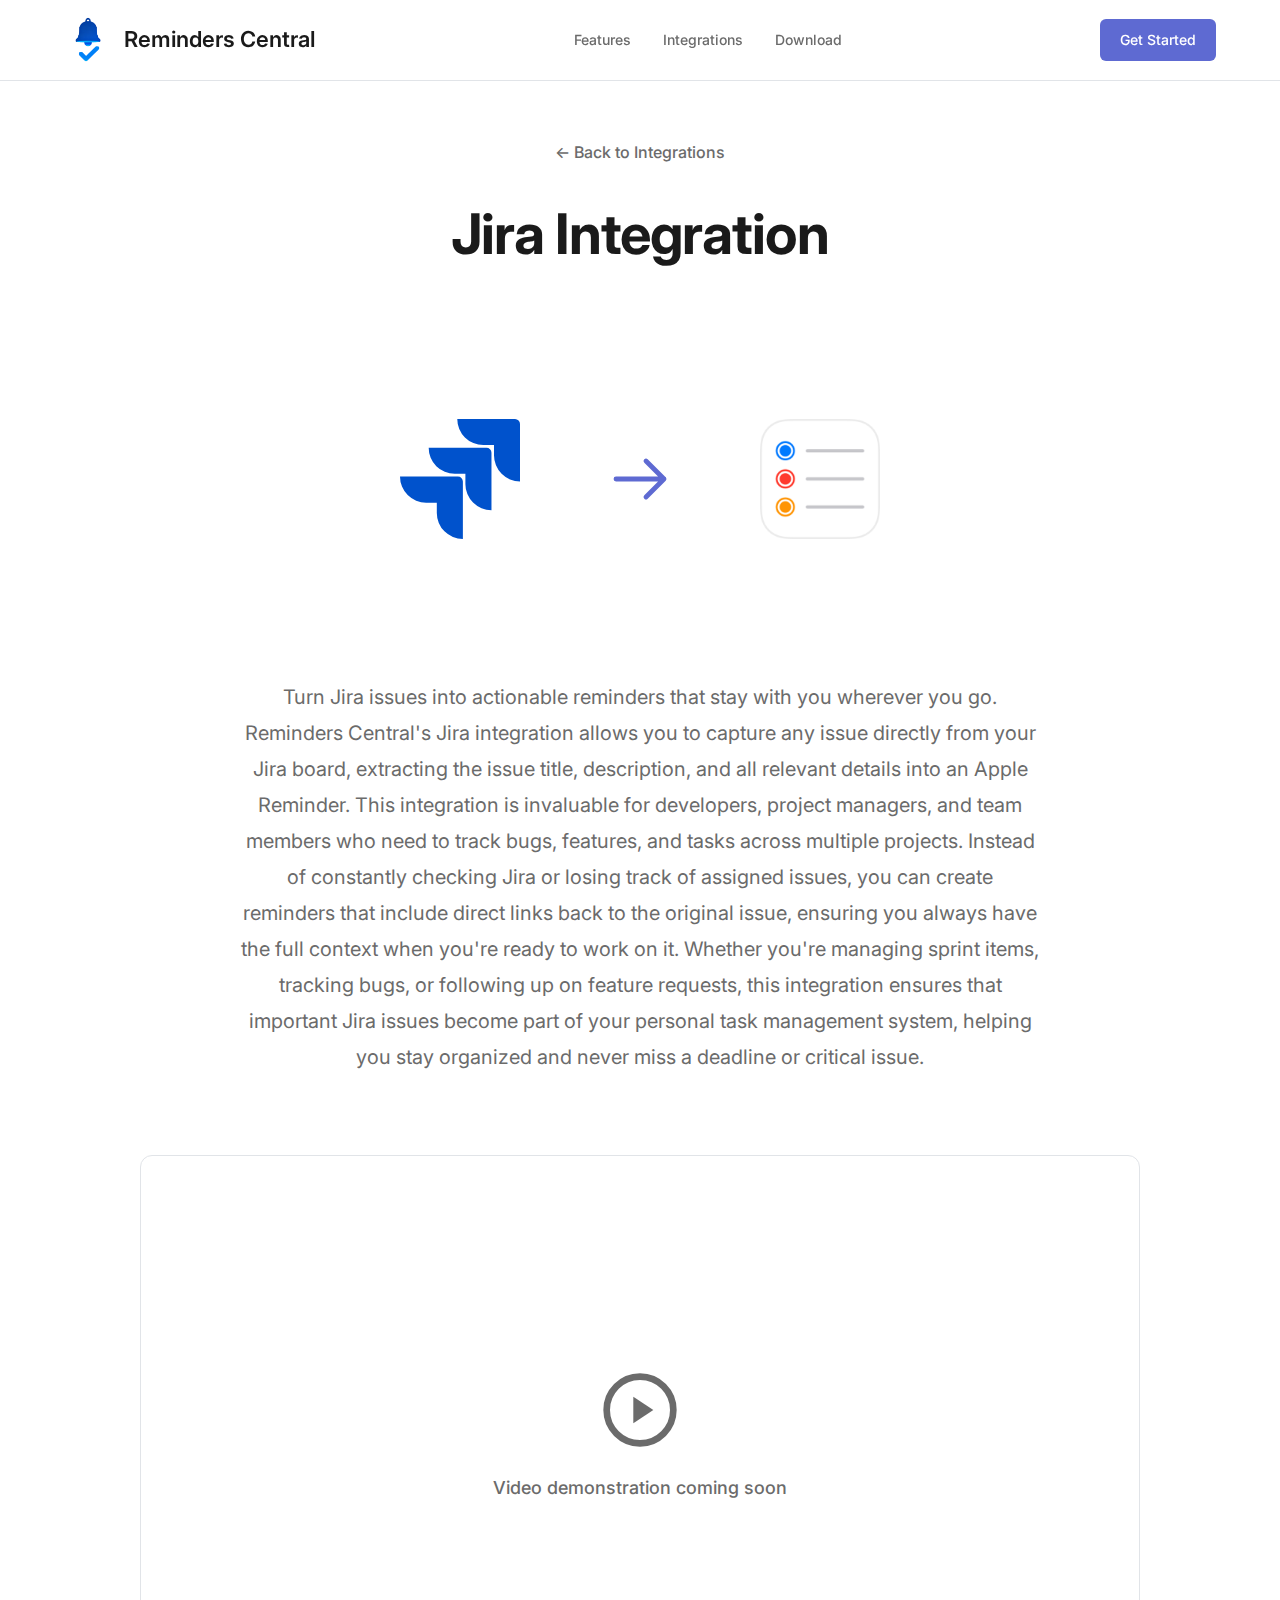
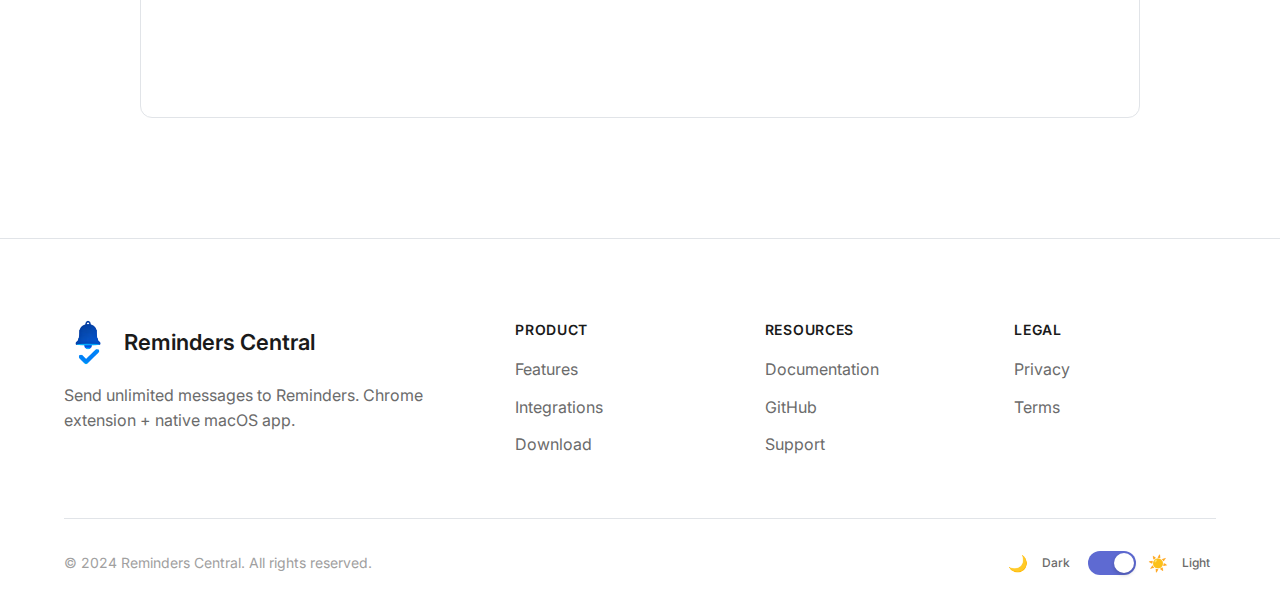
<file: integration-jira.html>
<!DOCTYPE html>
<html lang="en">
<head>
    <meta charset="UTF-8">
    <meta name="viewport" content="width=device-width, initial-scale=1.0">
    <title>Jira Integration - Reminders Central</title>
    <link rel="stylesheet" href="styles.css">
    <link rel="icon" type="image/png" href="logo.png">
    <link rel="preconnect" href="https://fonts.googleapis.com">
    <link rel="preconnect" href="https://fonts.gstatic.com" crossorigin>
    <link href="https://fonts.googleapis.com/css2?family=Inter:wght@300;400;500;600;700&display=swap" rel="stylesheet">
</head>
<body>
    <!-- Navigation -->
    <nav class="nav">
        <div class="nav-container">
            <div class="nav-logo">
                <a href="index.html" style="display: flex; align-items: center; gap: 12px; text-decoration: none; color: inherit;">
                    <img src="logo.png" alt="Reminders Central" class="logo-icon">
                    <span class="logo-text">Reminders Central</span>
                </a>
            </div>
            <div class="nav-links">
                <a href="index.html#features">Features</a>
                <a href="index.html#integrations">Integrations</a>
                <a href="index.html#download">Download</a>
            </div>
            <a href="index.html#download" class="nav-cta">Get Started</a>
        </div>
    </nav>

    <!-- Integration Detail Section -->
    <section class="integration-detail">
        <div class="container">
            <div class="integration-detail-header">
                <a href="index.html#integrations" class="back-link">← Back to Integrations</a>
                <h1 class="integration-detail-title">Jira Integration</h1>
            </div>

            <div class="integration-flow">
                <div class="integration-flow-icon">
                    <img src="logos/jira-icon.svg" alt="Jira" class="flow-app-icon">
                </div>
                <div class="integration-flow-arrow">
                    <svg viewBox="0 0 100 100" fill="none" xmlns="http://www.w3.org/2000/svg">
                        <path d="M70 50L30 50M70 50L55 35M70 50L55 65" stroke="currentColor" stroke-width="4" stroke-linecap="round" stroke-linejoin="round"/>
                    </svg>
                </div>
                <div class="integration-flow-icon">
                    <img src="logos/apple-reminders-icon.png" alt="Apple Reminders" class="flow-reminders-icon">
                </div>
            </div>

            <div class="integration-description">
                <p>
                    Turn Jira issues into actionable reminders that stay with you wherever you go. 
                    Reminders Central's Jira integration allows you to capture any issue directly from 
                    your Jira board, extracting the issue title, description, and all relevant details 
                    into an Apple Reminder. This integration is invaluable for developers, project 
                    managers, and team members who need to track bugs, features, and tasks across 
                    multiple projects. Instead of constantly checking Jira or losing track of assigned 
                    issues, you can create reminders that include direct links back to the original 
                    issue, ensuring you always have the full context when you're ready to work on it. 
                    Whether you're managing sprint items, tracking bugs, or following up on feature 
                    requests, this integration ensures that important Jira issues become part of your 
                    personal task management system, helping you stay organized and never miss a 
                    deadline or critical issue.
                </p>
            </div>

            <div class="integration-video">
                <div class="video-placeholder">
                    <div class="video-placeholder-content">
                        <svg viewBox="0 0 24 24" fill="none" xmlns="http://www.w3.org/2000/svg" class="play-icon">
                            <circle cx="12" cy="12" r="10" stroke="currentColor" stroke-width="2"/>
                            <path d="M10 8L16 12L10 16V8Z" fill="currentColor"/>
                        </svg>
                        <p class="video-placeholder-text">Video demonstration coming soon</p>
                    </div>
                </div>
            </div>
        </div>
    </section>

    <!-- Footer -->
    <footer class="footer">
        <div class="container">
            <div class="footer-content">
                <div class="footer-section">
                    <div class="footer-logo">
                        <img src="logo.png" alt="Reminders Central" class="logo-icon">
                        <span>Reminders Central</span>
                    </div>
                    <p class="footer-description">
                        Send unlimited messages to Reminders. 
                        Chrome extension + native macOS app.
                    </p>
                </div>
                <div class="footer-section">
                    <h4>Product</h4>
                    <ul>
                        <li><a href="index.html#features">Features</a></li>
                        <li><a href="index.html#integrations">Integrations</a></li>
                        <li><a href="index.html#download">Download</a></li>
                    </ul>
                </div>
                <div class="footer-section">
                    <h4>Resources</h4>
                    <ul>
                        <li><a href="#">Documentation</a></li>
                        <li><a href="#">GitHub</a></li>
                        <li><a href="#">Support</a></li>
                    </ul>
                </div>
                <div class="footer-section">
                    <h4>Legal</h4>
                    <ul>
                        <li><a href="#">Privacy</a></li>
                        <li><a href="#">Terms</a></li>
                    </ul>
                </div>
            </div>
            <div class="footer-bottom">
                <div class="footer-bottom-content">
                    <p>&copy; 2024 Reminders Central. All rights reserved.</p>
                    <div class="theme-toggle-container">
                        <label class="theme-toggle-label" for="theme-toggle">
                            <span class="theme-toggle-icon">🌙</span>
                            <span class="theme-toggle-text">Dark</span>
                            <input type="checkbox" id="theme-toggle" class="theme-toggle" aria-label="Toggle theme">
                            <span class="theme-toggle-slider"></span>
                            <span class="theme-toggle-icon">☀️</span>
                            <span class="theme-toggle-text">Light</span>
                        </label>
                    </div>
                </div>
            </div>
        </div>
    </footer>

    <script src="script.js"></script>
</body>
</html>
</file>
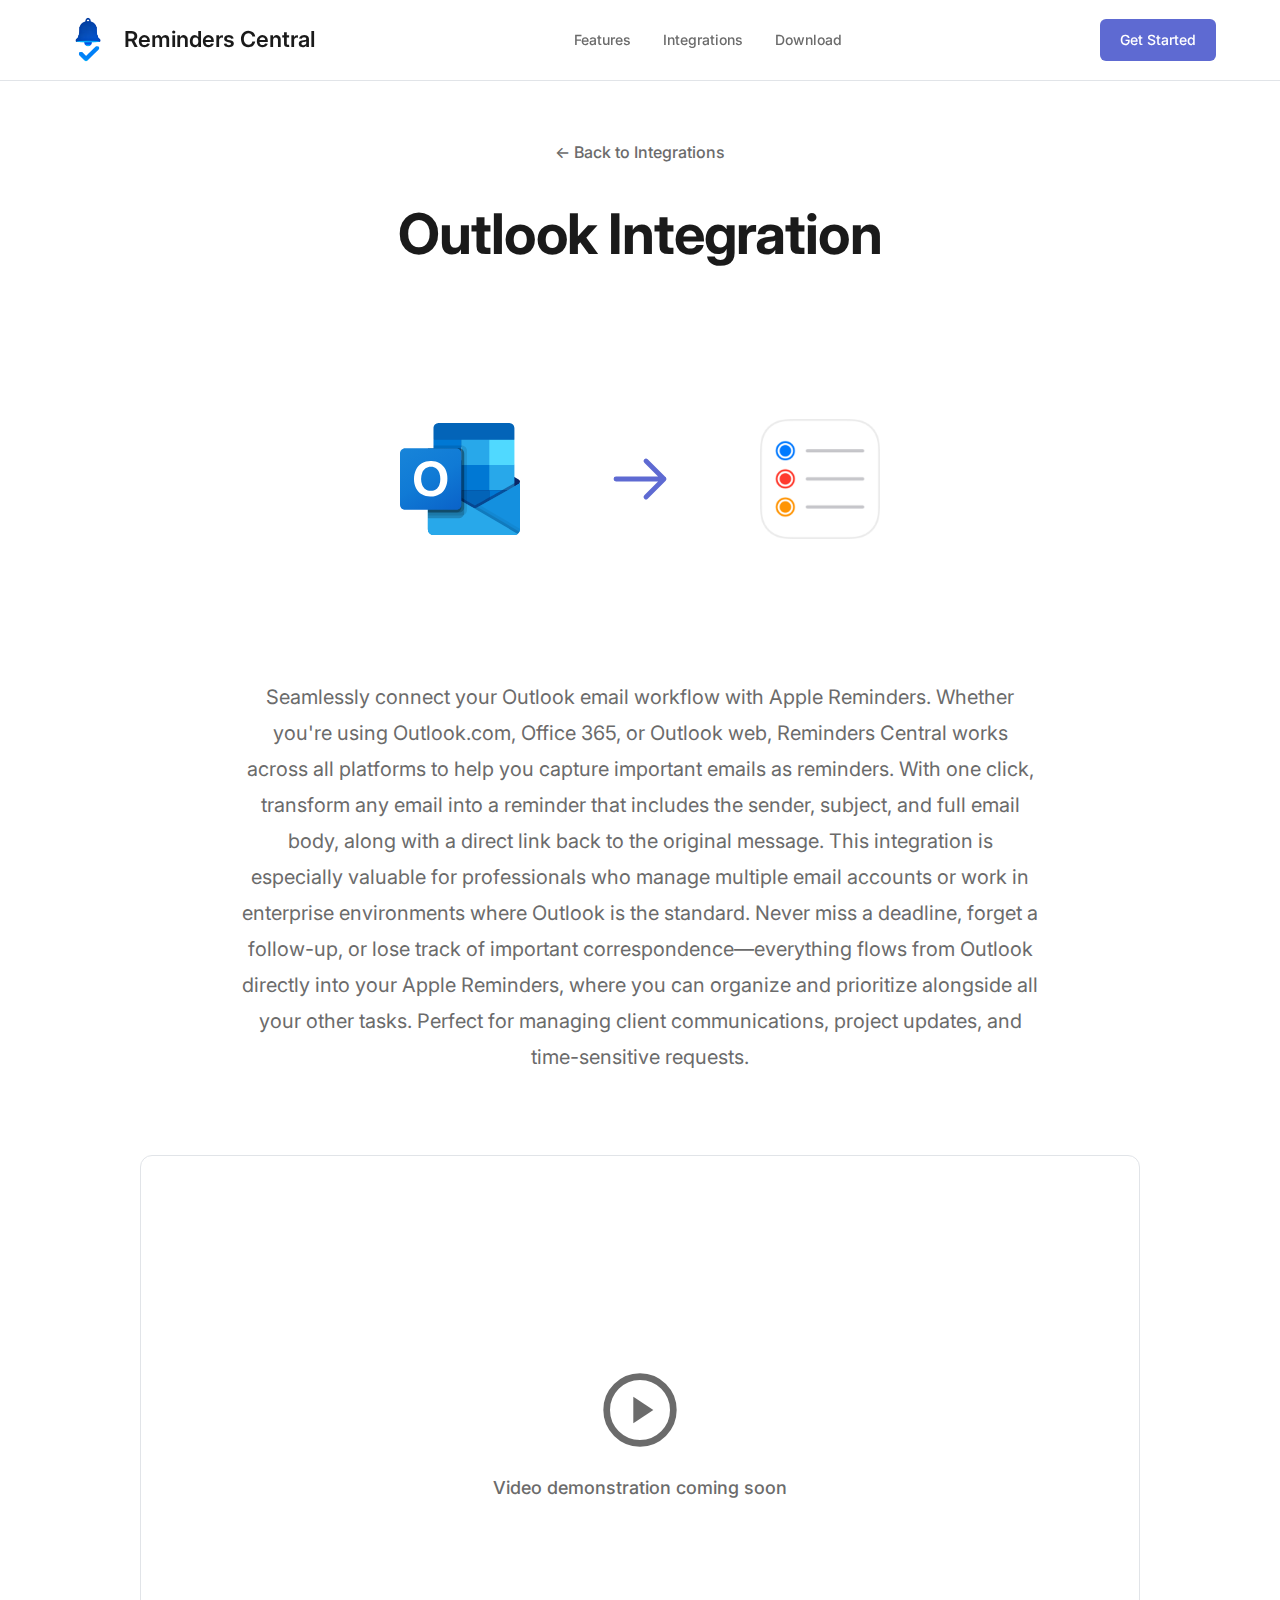
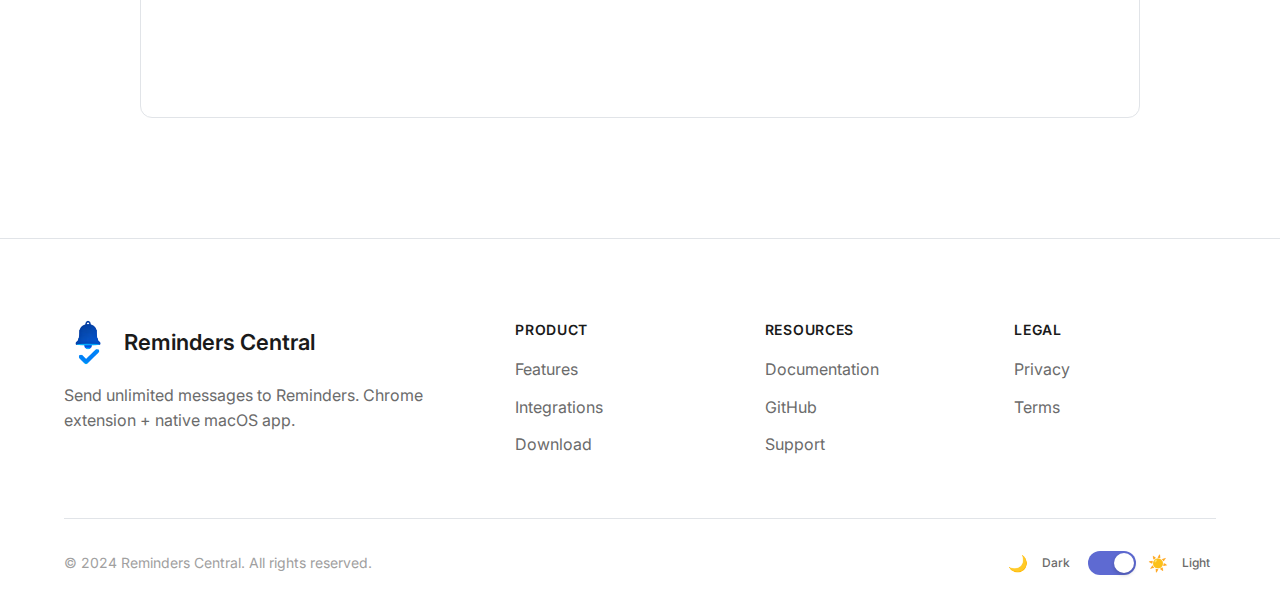
<file: integration-outlook.html>
<!DOCTYPE html>
<html lang="en">
<head>
    <meta charset="UTF-8">
    <meta name="viewport" content="width=device-width, initial-scale=1.0">
    <title>Outlook Integration - Reminders Central</title>
    <link rel="stylesheet" href="styles.css">
    <link rel="icon" type="image/png" href="logo.png">
    <link rel="preconnect" href="https://fonts.googleapis.com">
    <link rel="preconnect" href="https://fonts.gstatic.com" crossorigin>
    <link href="https://fonts.googleapis.com/css2?family=Inter:wght@300;400;500;600;700&display=swap" rel="stylesheet">
</head>
<body>
    <!-- Navigation -->
    <nav class="nav">
        <div class="nav-container">
            <div class="nav-logo">
                <a href="index.html" style="display: flex; align-items: center; gap: 12px; text-decoration: none; color: inherit;">
                    <img src="logo.png" alt="Reminders Central" class="logo-icon">
                    <span class="logo-text">Reminders Central</span>
                </a>
            </div>
            <div class="nav-links">
                <a href="index.html#features">Features</a>
                <a href="index.html#integrations">Integrations</a>
                <a href="index.html#download">Download</a>
            </div>
            <a href="index.html#download" class="nav-cta">Get Started</a>
        </div>
    </nav>

    <!-- Integration Detail Section -->
    <section class="integration-detail">
        <div class="container">
            <div class="integration-detail-header">
                <a href="index.html#integrations" class="back-link">← Back to Integrations</a>
                <h1 class="integration-detail-title">Outlook Integration</h1>
            </div>

            <div class="integration-flow">
                <div class="integration-flow-icon">
                    <img src="logos/outlook-icon.svg" alt="Outlook" class="flow-app-icon">
                </div>
                <div class="integration-flow-arrow">
                    <svg viewBox="0 0 100 100" fill="none" xmlns="http://www.w3.org/2000/svg">
                        <path d="M70 50L30 50M70 50L55 35M70 50L55 65" stroke="currentColor" stroke-width="4" stroke-linecap="round" stroke-linejoin="round"/>
                    </svg>
                </div>
                <div class="integration-flow-icon">
                    <img src="logos/apple-reminders-icon.png" alt="Apple Reminders" class="flow-reminders-icon">
                </div>
            </div>

            <div class="integration-description">
                <p>
                    Seamlessly connect your Outlook email workflow with Apple Reminders. Whether you're using 
                    Outlook.com, Office 365, or Outlook web, Reminders Central works across all platforms to 
                    help you capture important emails as reminders. With one click, transform any email into 
                    a reminder that includes the sender, subject, and full email body, along with a direct 
                    link back to the original message. This integration is especially valuable for professionals 
                    who manage multiple email accounts or work in enterprise environments where Outlook is the 
                    standard. Never miss a deadline, forget a follow-up, or lose track of important 
                    correspondence—everything flows from Outlook directly into your Apple Reminders, where you 
                    can organize and prioritize alongside all your other tasks. Perfect for managing client 
                    communications, project updates, and time-sensitive requests.
                </p>
            </div>

            <div class="integration-video">
                <div class="video-placeholder">
                    <div class="video-placeholder-content">
                        <svg viewBox="0 0 24 24" fill="none" xmlns="http://www.w3.org/2000/svg" class="play-icon">
                            <circle cx="12" cy="12" r="10" stroke="currentColor" stroke-width="2"/>
                            <path d="M10 8L16 12L10 16V8Z" fill="currentColor"/>
                        </svg>
                        <p class="video-placeholder-text">Video demonstration coming soon</p>
                    </div>
                </div>
            </div>
        </div>
    </section>

    <!-- Footer -->
    <footer class="footer">
        <div class="container">
            <div class="footer-content">
                <div class="footer-section">
                    <div class="footer-logo">
                        <img src="logo.png" alt="Reminders Central" class="logo-icon">
                        <span>Reminders Central</span>
                    </div>
                    <p class="footer-description">
                        Send unlimited messages to Reminders. 
                        Chrome extension + native macOS app.
                    </p>
                </div>
                <div class="footer-section">
                    <h4>Product</h4>
                    <ul>
                        <li><a href="index.html#features">Features</a></li>
                        <li><a href="index.html#integrations">Integrations</a></li>
                        <li><a href="index.html#download">Download</a></li>
                    </ul>
                </div>
                <div class="footer-section">
                    <h4>Resources</h4>
                    <ul>
                        <li><a href="#">Documentation</a></li>
                        <li><a href="#">GitHub</a></li>
                        <li><a href="#">Support</a></li>
                    </ul>
                </div>
                <div class="footer-section">
                    <h4>Legal</h4>
                    <ul>
                        <li><a href="#">Privacy</a></li>
                        <li><a href="#">Terms</a></li>
                    </ul>
                </div>
            </div>
            <div class="footer-bottom">
                <div class="footer-bottom-content">
                    <p>&copy; 2024 Reminders Central. All rights reserved.</p>
                    <div class="theme-toggle-container">
                        <label class="theme-toggle-label" for="theme-toggle">
                            <span class="theme-toggle-icon">🌙</span>
                            <span class="theme-toggle-text">Dark</span>
                            <input type="checkbox" id="theme-toggle" class="theme-toggle" aria-label="Toggle theme">
                            <span class="theme-toggle-slider"></span>
                            <span class="theme-toggle-icon">☀️</span>
                            <span class="theme-toggle-text">Light</span>
                        </label>
                    </div>
                </div>
            </div>
        </div>
    </footer>

    <script src="script.js"></script>
</body>
</html>
</file>
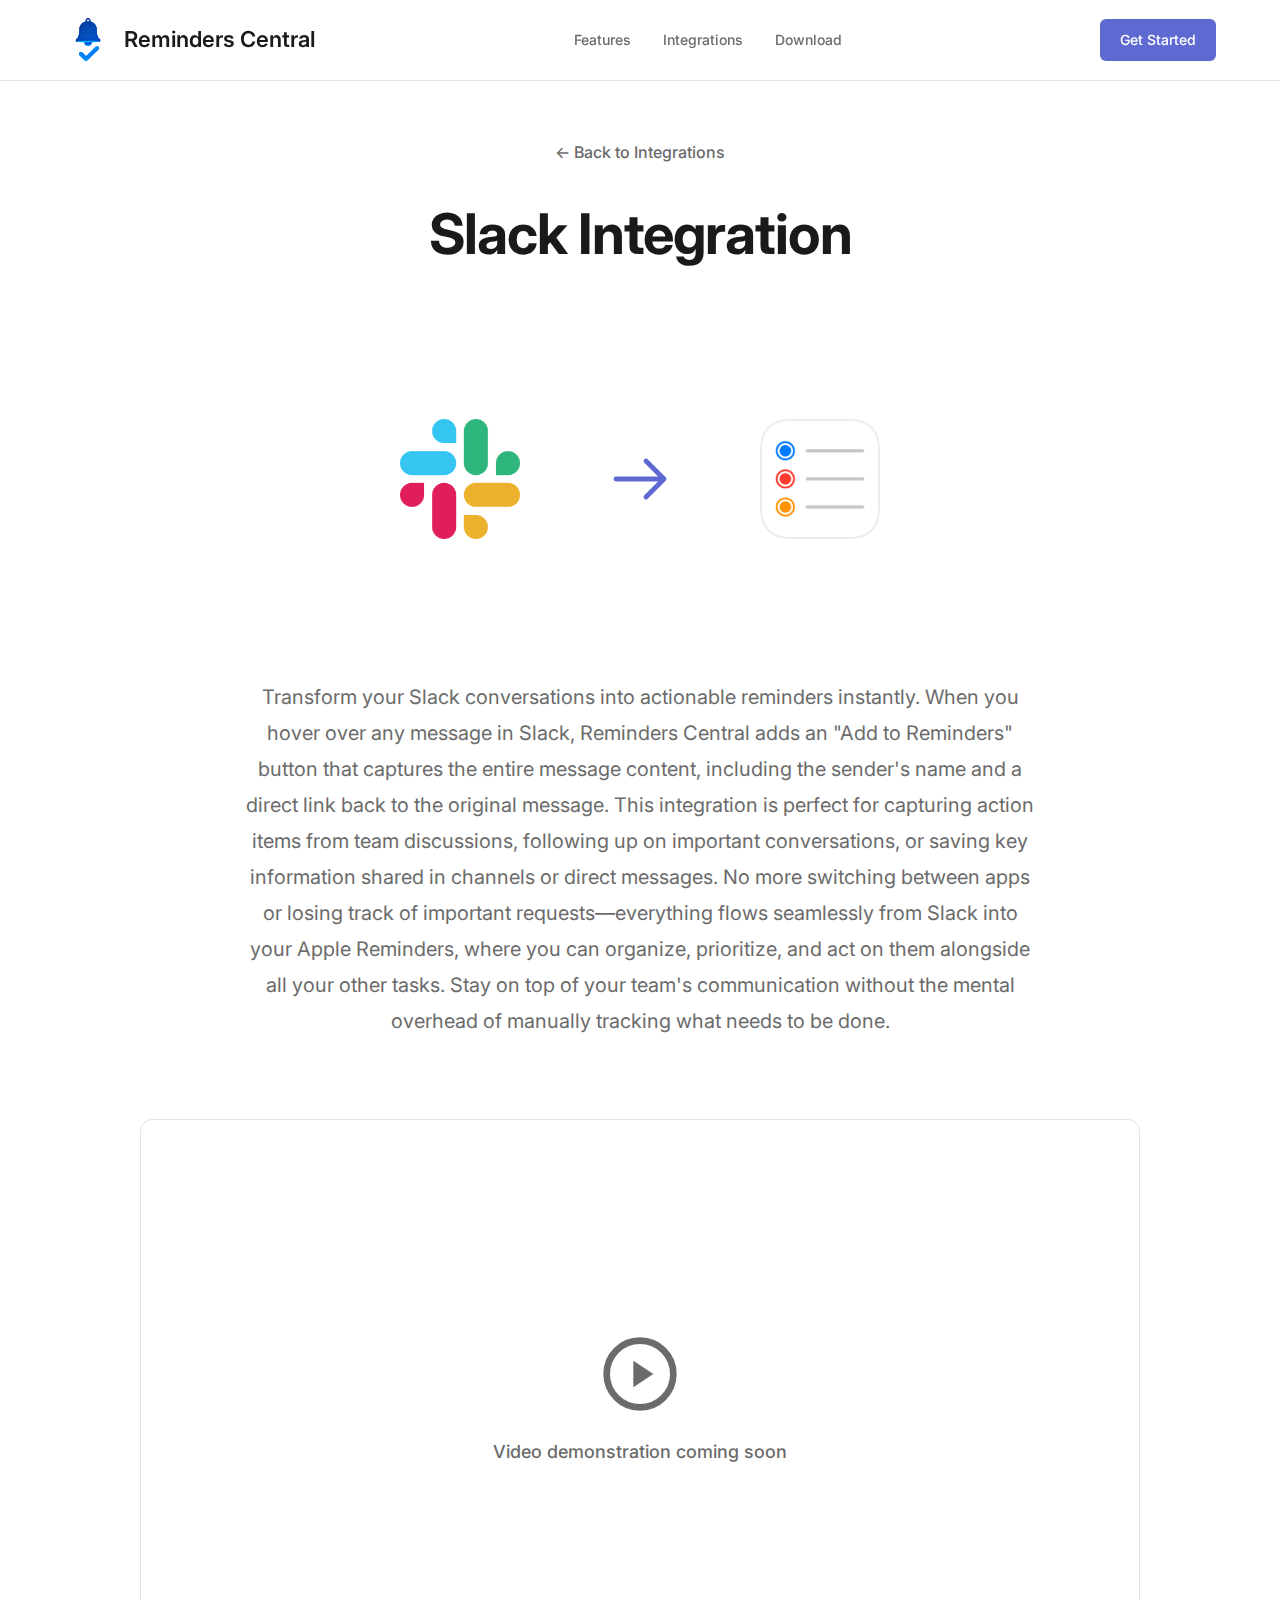
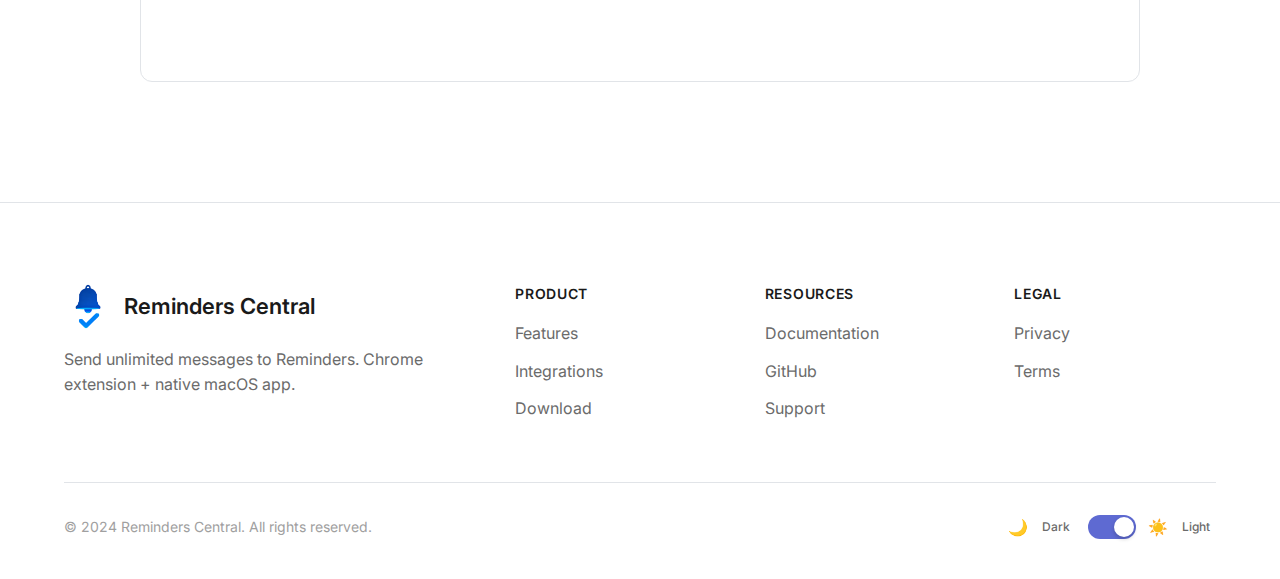
<file: integration-slack.html>
<!DOCTYPE html>
<html lang="en">
<head>
    <meta charset="UTF-8">
    <meta name="viewport" content="width=device-width, initial-scale=1.0">
    <title>Slack Integration - Reminders Central</title>
    <link rel="stylesheet" href="styles.css">
    <link rel="icon" type="image/png" href="logo.png">
    <link rel="preconnect" href="https://fonts.googleapis.com">
    <link rel="preconnect" href="https://fonts.gstatic.com" crossorigin>
    <link href="https://fonts.googleapis.com/css2?family=Inter:wght@300;400;500;600;700&display=swap" rel="stylesheet">
</head>
<body>
    <!-- Navigation -->
    <nav class="nav">
        <div class="nav-container">
            <div class="nav-logo">
                <a href="index.html" style="display: flex; align-items: center; gap: 12px; text-decoration: none; color: inherit;">
                    <img src="logo.png" alt="Reminders Central" class="logo-icon">
                    <span class="logo-text">Reminders Central</span>
                </a>
            </div>
            <div class="nav-links">
                <a href="index.html#features">Features</a>
                <a href="index.html#integrations">Integrations</a>
                <a href="index.html#download">Download</a>
            </div>
            <a href="index.html#download" class="nav-cta">Get Started</a>
        </div>
    </nav>

    <!-- Integration Detail Section -->
    <section class="integration-detail">
        <div class="container">
            <div class="integration-detail-header">
                <a href="index.html#integrations" class="back-link">← Back to Integrations</a>
                <h1 class="integration-detail-title">Slack Integration</h1>
            </div>

            <div class="integration-flow">
                <div class="integration-flow-icon">
                    <img src="logos/slack-icon.png" alt="Slack" class="flow-app-icon">
                </div>
                <div class="integration-flow-arrow">
                    <svg viewBox="0 0 100 100" fill="none" xmlns="http://www.w3.org/2000/svg">
                        <path d="M70 50L30 50M70 50L55 35M70 50L55 65" stroke="currentColor" stroke-width="4" stroke-linecap="round" stroke-linejoin="round"/>
                    </svg>
                </div>
                <div class="integration-flow-icon">
                    <img src="logos/apple-reminders-icon.png" alt="Apple Reminders" class="flow-reminders-icon">
                </div>
            </div>

            <div class="integration-description">
                <p>
                    Transform your Slack conversations into actionable reminders instantly. When you hover over 
                    any message in Slack, Reminders Central adds an "Add to Reminders" button that captures 
                    the entire message content, including the sender's name and a direct link back to the 
                    original message. This integration is perfect for capturing action items from team 
                    discussions, following up on important conversations, or saving key information shared 
                    in channels or direct messages. No more switching between apps or losing track of 
                    important requests—everything flows seamlessly from Slack into your Apple Reminders, 
                    where you can organize, prioritize, and act on them alongside all your other tasks. 
                    Stay on top of your team's communication without the mental overhead of manually 
                    tracking what needs to be done.
                </p>
            </div>

            <div class="integration-video">
                <div class="video-placeholder">
                    <div class="video-placeholder-content">
                        <svg viewBox="0 0 24 24" fill="none" xmlns="http://www.w3.org/2000/svg" class="play-icon">
                            <circle cx="12" cy="12" r="10" stroke="currentColor" stroke-width="2"/>
                            <path d="M10 8L16 12L10 16V8Z" fill="currentColor"/>
                        </svg>
                        <p class="video-placeholder-text">Video demonstration coming soon</p>
                    </div>
                </div>
            </div>
        </div>
    </section>

    <!-- Footer -->
    <footer class="footer">
        <div class="container">
            <div class="footer-content">
                <div class="footer-section">
                    <div class="footer-logo">
                        <img src="logo.png" alt="Reminders Central" class="logo-icon">
                        <span>Reminders Central</span>
                    </div>
                    <p class="footer-description">
                        Send unlimited messages to Reminders. 
                        Chrome extension + native macOS app.
                    </p>
                </div>
                <div class="footer-section">
                    <h4>Product</h4>
                    <ul>
                        <li><a href="index.html#features">Features</a></li>
                        <li><a href="index.html#integrations">Integrations</a></li>
                        <li><a href="index.html#download">Download</a></li>
                    </ul>
                </div>
                <div class="footer-section">
                    <h4>Resources</h4>
                    <ul>
                        <li><a href="#">Documentation</a></li>
                        <li><a href="#">GitHub</a></li>
                        <li><a href="#">Support</a></li>
                    </ul>
                </div>
                <div class="footer-section">
                    <h4>Legal</h4>
                    <ul>
                        <li><a href="#">Privacy</a></li>
                        <li><a href="#">Terms</a></li>
                    </ul>
                </div>
            </div>
            <div class="footer-bottom">
                <div class="footer-bottom-content">
                    <p>&copy; 2024 Reminders Central. All rights reserved.</p>
                    <div class="theme-toggle-container">
                        <label class="theme-toggle-label" for="theme-toggle">
                            <span class="theme-toggle-icon">🌙</span>
                            <span class="theme-toggle-text">Dark</span>
                            <input type="checkbox" id="theme-toggle" class="theme-toggle" aria-label="Toggle theme">
                            <span class="theme-toggle-slider"></span>
                            <span class="theme-toggle-icon">☀️</span>
                            <span class="theme-toggle-text">Light</span>
                        </label>
                    </div>
                </div>
            </div>
        </div>
    </footer>

    <script src="script.js"></script>
</body>
</html>
</file>
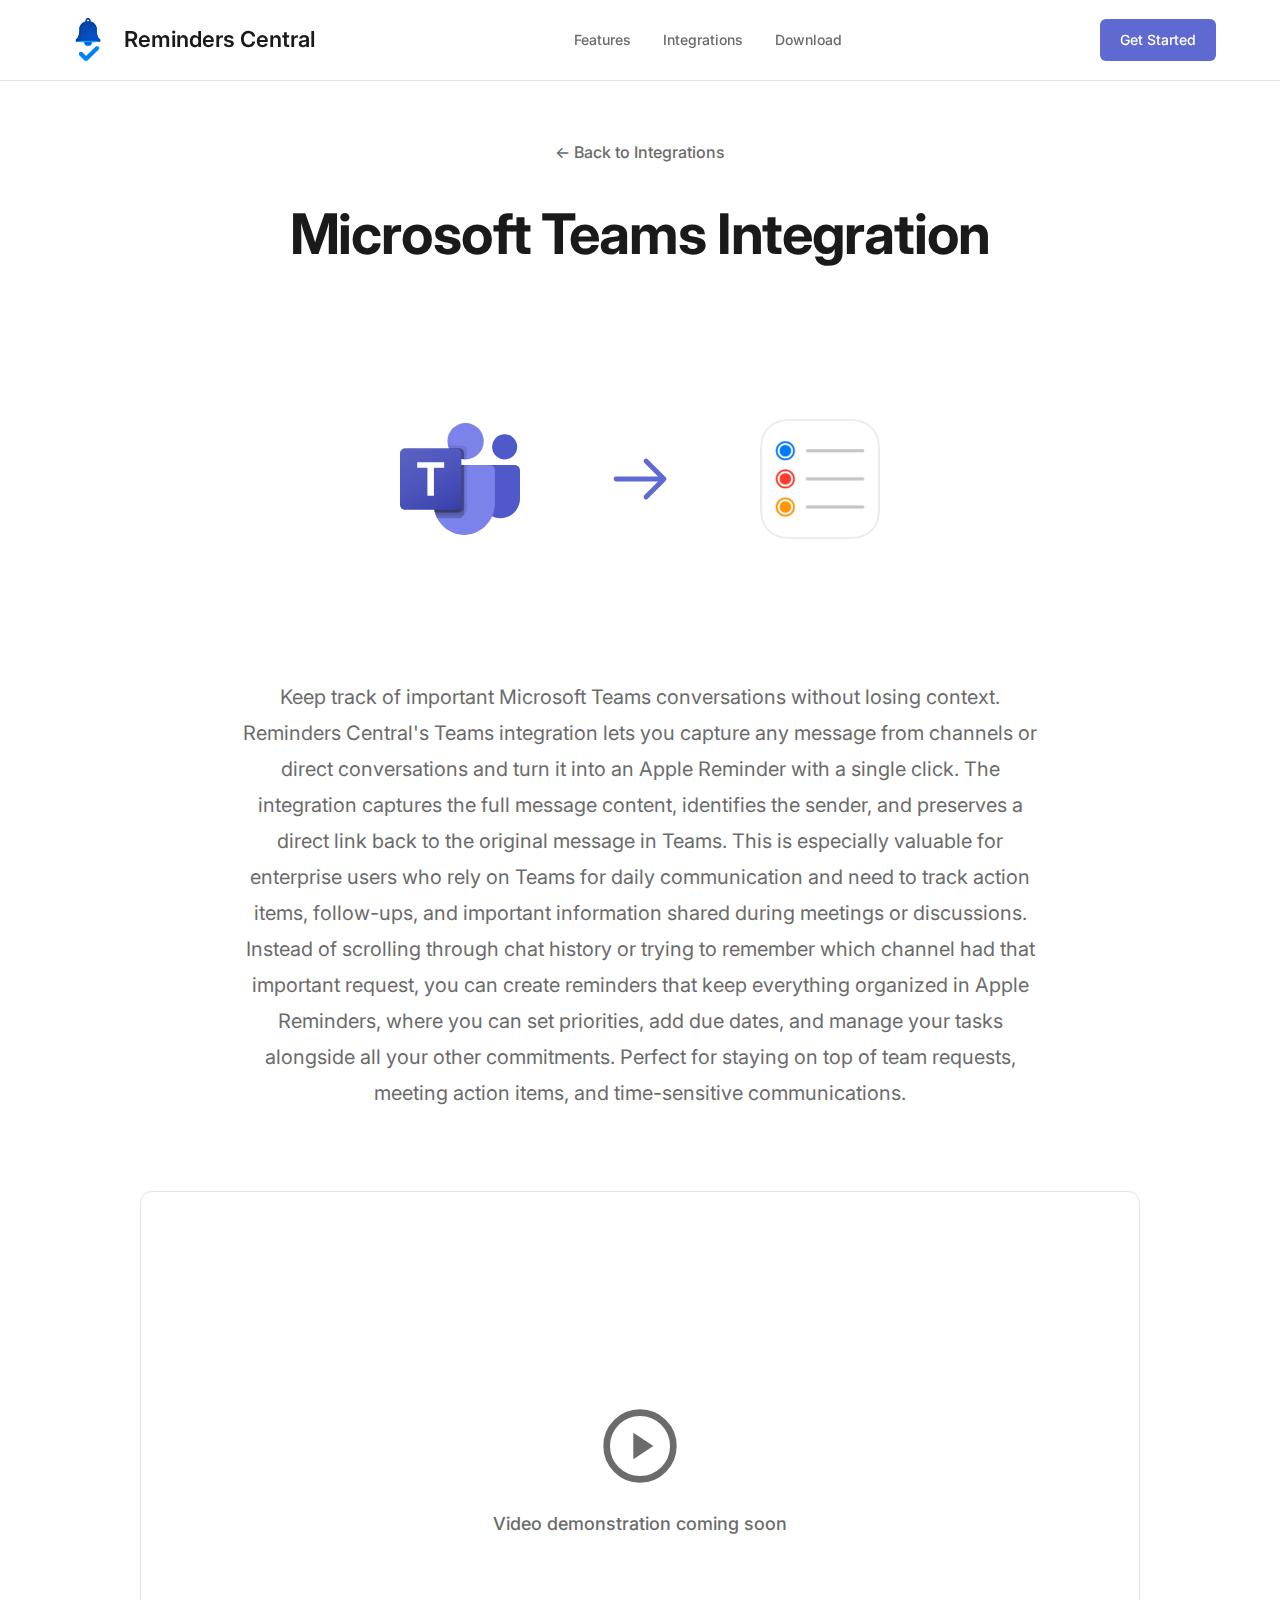
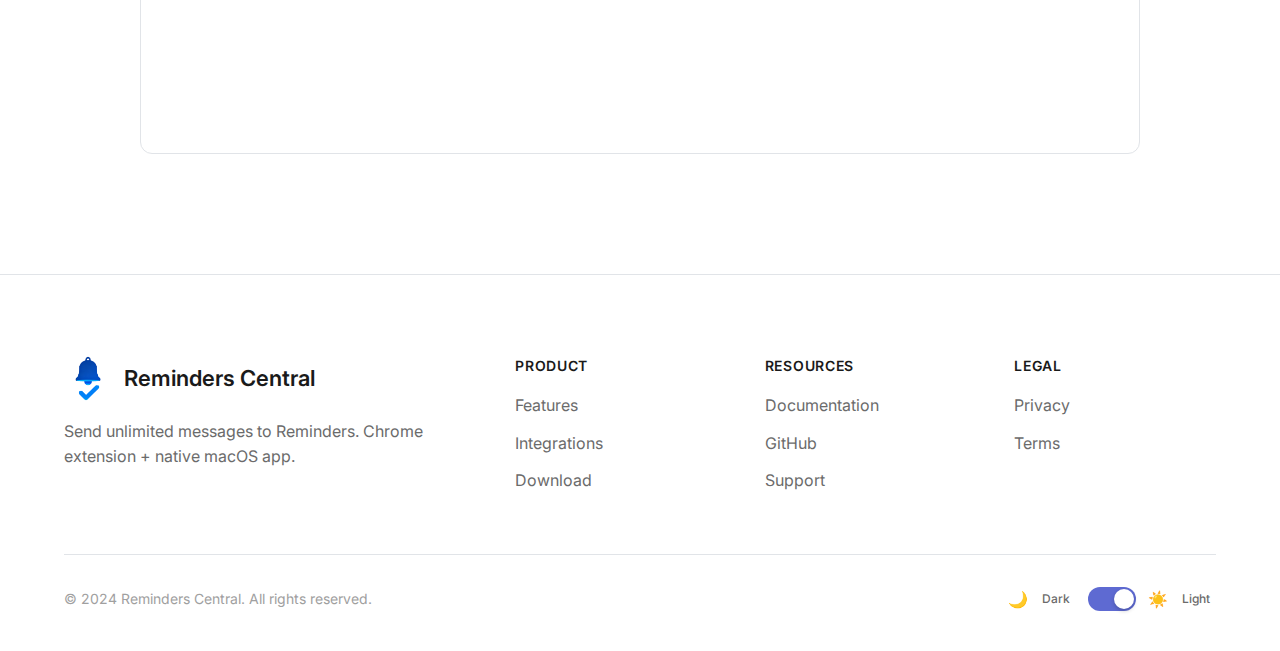
<file: integration-teams.html>
<!DOCTYPE html>
<html lang="en">
<head>
    <meta charset="UTF-8">
    <meta name="viewport" content="width=device-width, initial-scale=1.0">
    <title>Microsoft Teams Integration - Reminders Central</title>
    <link rel="stylesheet" href="styles.css">
    <link rel="icon" type="image/png" href="logo.png">
    <link rel="preconnect" href="https://fonts.googleapis.com">
    <link rel="preconnect" href="https://fonts.gstatic.com" crossorigin>
    <link href="https://fonts.googleapis.com/css2?family=Inter:wght@300;400;500;600;700&display=swap" rel="stylesheet">
</head>
<body>
    <!-- Navigation -->
    <nav class="nav">
        <div class="nav-container">
            <div class="nav-logo">
                <a href="index.html" style="display: flex; align-items: center; gap: 12px; text-decoration: none; color: inherit;">
                    <img src="logo.png" alt="Reminders Central" class="logo-icon">
                    <span class="logo-text">Reminders Central</span>
                </a>
            </div>
            <div class="nav-links">
                <a href="index.html#features">Features</a>
                <a href="index.html#integrations">Integrations</a>
                <a href="index.html#download">Download</a>
            </div>
            <a href="index.html#download" class="nav-cta">Get Started</a>
        </div>
    </nav>

    <!-- Integration Detail Section -->
    <section class="integration-detail">
        <div class="container">
            <div class="integration-detail-header">
                <a href="index.html#integrations" class="back-link">← Back to Integrations</a>
                <h1 class="integration-detail-title">Microsoft Teams Integration</h1>
            </div>

            <div class="integration-flow">
                <div class="integration-flow-icon">
                    <img src="logos/teams-icon.svg" alt="Microsoft Teams" class="flow-app-icon">
                </div>
                <div class="integration-flow-arrow">
                    <svg viewBox="0 0 100 100" fill="none" xmlns="http://www.w3.org/2000/svg">
                        <path d="M70 50L30 50M70 50L55 35M70 50L55 65" stroke="currentColor" stroke-width="4" stroke-linecap="round" stroke-linejoin="round"/>
                    </svg>
                </div>
                <div class="integration-flow-icon">
                    <img src="logos/apple-reminders-icon.png" alt="Apple Reminders" class="flow-reminders-icon">
                </div>
            </div>

            <div class="integration-description">
                <p>
                    Keep track of important Microsoft Teams conversations without losing context. 
                    Reminders Central's Teams integration lets you capture any message from channels 
                    or direct conversations and turn it into an Apple Reminder with a single click. 
                    The integration captures the full message content, identifies the sender, and 
                    preserves a direct link back to the original message in Teams. This is especially 
                    valuable for enterprise users who rely on Teams for daily communication and need 
                    to track action items, follow-ups, and important information shared during 
                    meetings or discussions. Instead of scrolling through chat history or trying to 
                    remember which channel had that important request, you can create reminders that 
                    keep everything organized in Apple Reminders, where you can set priorities, add 
                    due dates, and manage your tasks alongside all your other commitments. Perfect 
                    for staying on top of team requests, meeting action items, and time-sensitive 
                    communications.
                </p>
            </div>

            <div class="integration-video">
                <div class="video-placeholder">
                    <div class="video-placeholder-content">
                        <svg viewBox="0 0 24 24" fill="none" xmlns="http://www.w3.org/2000/svg" class="play-icon">
                            <circle cx="12" cy="12" r="10" stroke="currentColor" stroke-width="2"/>
                            <path d="M10 8L16 12L10 16V8Z" fill="currentColor"/>
                        </svg>
                        <p class="video-placeholder-text">Video demonstration coming soon</p>
                    </div>
                </div>
            </div>
        </div>
    </section>

    <!-- Footer -->
    <footer class="footer">
        <div class="container">
            <div class="footer-content">
                <div class="footer-section">
                    <div class="footer-logo">
                        <img src="logo.png" alt="Reminders Central" class="logo-icon">
                        <span>Reminders Central</span>
                    </div>
                    <p class="footer-description">
                        Send unlimited messages to Reminders. 
                        Chrome extension + native macOS app.
                    </p>
                </div>
                <div class="footer-section">
                    <h4>Product</h4>
                    <ul>
                        <li><a href="index.html#features">Features</a></li>
                        <li><a href="index.html#integrations">Integrations</a></li>
                        <li><a href="index.html#download">Download</a></li>
                    </ul>
                </div>
                <div class="footer-section">
                    <h4>Resources</h4>
                    <ul>
                        <li><a href="#">Documentation</a></li>
                        <li><a href="#">GitHub</a></li>
                        <li><a href="#">Support</a></li>
                    </ul>
                </div>
                <div class="footer-section">
                    <h4>Legal</h4>
                    <ul>
                        <li><a href="#">Privacy</a></li>
                        <li><a href="#">Terms</a></li>
                    </ul>
                </div>
            </div>
            <div class="footer-bottom">
                <div class="footer-bottom-content">
                    <p>&copy; 2024 Reminders Central. All rights reserved.</p>
                    <div class="theme-toggle-container">
                        <label class="theme-toggle-label" for="theme-toggle">
                            <span class="theme-toggle-icon">🌙</span>
                            <span class="theme-toggle-text">Dark</span>
                            <input type="checkbox" id="theme-toggle" class="theme-toggle" aria-label="Toggle theme">
                            <span class="theme-toggle-slider"></span>
                            <span class="theme-toggle-icon">☀️</span>
                            <span class="theme-toggle-text">Light</span>
                        </label>
                    </div>
                </div>
            </div>
        </div>
    </footer>

    <script src="script.js"></script>
</body>
</html>
</file>
<file: styles.css>
/* Reset and Base Styles */
* {
    margin: 0;
    padding: 0;
    box-sizing: border-box;
}

/* Dark theme (default) */
:root {
    --bg-primary: #0d0d0d;
    --bg-secondary: #141414;
    --bg-tertiary: #1a1a1a;
    --text-primary: #ffffff;
    --text-secondary: #a0a0a0;
    --text-tertiary: #6b6b6b;
    --accent-primary: #5e6ad2;
    --accent-secondary: #6366f1;
    --border-color: #262626;
    --card-bg: #1a1a1a;
    --gradient-start: #6366f1;
    --gradient-end: #8b5cf6;
    --nav-bg: rgba(13, 13, 13, 0.8);
    --nav-bg-scrolled: rgba(13, 13, 13, 0.95);
    --btn-hover-bg: rgba(99, 102, 241, 0.1);
    --shadow-sm: rgba(0, 0, 0, 0.3);
    --shadow-md: rgba(0, 0, 0, 0.5);
    --shadow-accent: rgba(99, 102, 241, 0.3);
}

/* Light theme - system preference */
@media (prefers-color-scheme: light) {
    :root:not([data-theme]) {
        --bg-primary: #ffffff;
        --bg-secondary: #f8f9fa;
        --bg-tertiary: #f1f3f5;
        --text-primary: #1a1a1a;
        --text-secondary: #6b6b6b;
        --text-tertiary: #a0a0a0;
        --accent-primary: #5e6ad2;
        --accent-secondary: #6366f1;
        --border-color: #e1e4e8;
        --card-bg: #ffffff;
        --gradient-start: #6366f1;
        --gradient-end: #8b5cf6;
        --nav-bg: rgba(255, 255, 255, 0.8);
        --nav-bg-scrolled: rgba(255, 255, 255, 0.95);
        --btn-hover-bg: rgba(99, 102, 241, 0.15);
        --shadow-sm: rgba(0, 0, 0, 0.1);
        --shadow-md: rgba(0, 0, 0, 0.15);
        --shadow-accent: rgba(99, 102, 241, 0.25);
    }
}

/* Manual light theme override */
[data-theme="light"] {
    --bg-primary: #ffffff;
    --bg-secondary: #f8f9fa;
    --bg-tertiary: #f1f3f5;
    --text-primary: #1a1a1a;
    --text-secondary: #6b6b6b;
    --text-tertiary: #a0a0a0;
    --accent-primary: #5e6ad2;
    --accent-secondary: #6366f1;
    --border-color: #e1e4e8;
    --card-bg: #ffffff;
    --gradient-start: #6366f1;
    --gradient-end: #8b5cf6;
    --nav-bg: rgba(255, 255, 255, 0.8);
    --nav-bg-scrolled: rgba(255, 255, 255, 0.95);
    --btn-hover-bg: rgba(99, 102, 241, 0.15);
    --shadow-sm: rgba(0, 0, 0, 0.1);
    --shadow-md: rgba(0, 0, 0, 0.15);
    --shadow-accent: rgba(99, 102, 241, 0.25);
}

/* Manual dark theme override */
[data-theme="dark"] {
    --bg-primary: #0d0d0d;
    --bg-secondary: #141414;
    --bg-tertiary: #1a1a1a;
    --text-primary: #ffffff;
    --text-secondary: #a0a0a0;
    --text-tertiary: #6b6b6b;
    --accent-primary: #5e6ad2;
    --accent-secondary: #6366f1;
    --border-color: #262626;
    --card-bg: #1a1a1a;
    --gradient-start: #6366f1;
    --gradient-end: #8b5cf6;
    --nav-bg: rgba(13, 13, 13, 0.8);
    --nav-bg-scrolled: rgba(13, 13, 13, 0.95);
    --btn-hover-bg: rgba(99, 102, 241, 0.1);
    --shadow-sm: rgba(0, 0, 0, 0.3);
    --shadow-md: rgba(0, 0, 0, 0.5);
    --shadow-accent: rgba(99, 102, 241, 0.3);
}

html {
    scroll-behavior: smooth;
}

body {
    font-family: 'Inter', -apple-system, BlinkMacSystemFont, 'Segoe UI', sans-serif;
    background-color: var(--bg-primary);
    color: var(--text-primary);
    line-height: 1.6;
    overflow-x: hidden;
}

.container {
    max-width: 1200px;
    margin: 0 auto;
    padding: 0 24px;
}

/* Navigation */
.nav {
    position: fixed;
    top: 0;
    left: 0;
    right: 0;
    z-index: 1000;
    background-color: var(--nav-bg);
    backdrop-filter: blur(20px);
    border-bottom: 1px solid var(--border-color);
    transition: background-color 0.3s ease;
}

.nav-container {
    max-width: 1200px;
    margin: 0 auto;
    padding: 16px 24px;
    display: flex;
    align-items: center;
    justify-content: space-between;
}

.nav-logo {
    display: flex;
    align-items: center;
    gap: 12px;
    font-size: 22px;
    font-weight: 600;
}

.logo-icon {
    width: 48px;
    height: 48px;
    object-fit: contain;
    display: block;
}

.nav-links {
    display: flex;
    gap: 32px;
    align-items: center;
}

.nav-links a {
    color: var(--text-secondary);
    text-decoration: none;
    font-size: 14px;
    font-weight: 500;
    transition: color 0.2s;
}

.nav-links a:hover {
    color: var(--text-primary);
}

.nav-cta {
    background-color: var(--accent-primary);
    color: white;
    border: none;
    padding: 10px 20px;
    border-radius: 6px;
    font-size: 14px;
    font-weight: 500;
    cursor: pointer;
    transition: background-color 0.2s, transform 0.2s;
    text-decoration: none;
    display: inline-block;
}

.nav-cta:hover {
    background-color: var(--accent-secondary);
    transform: translateY(-1px);
}

/* Hero Section */
.hero {
    padding: 120px 24px 80px;
    min-height: 100vh;
    display: flex;
    align-items: center;
}

.hero-container {
    max-width: 1200px;
    margin: 0 auto;
    display: grid;
    grid-template-columns: 1fr 1fr;
    gap: 80px;
    align-items: center;
}

.hero-content {
    animation: fadeInUp 0.8s ease-out;
}

.hero-title {
    font-size: 64px;
    font-weight: 700;
    line-height: 1.1;
    margin-bottom: 24px;
    letter-spacing: -0.02em;
}

.gradient-text {
    background: linear-gradient(135deg, var(--gradient-start), var(--gradient-end));
    -webkit-background-clip: text;
    -webkit-text-fill-color: transparent;
    background-clip: text;
}

.hero-subtitle {
    font-size: 20px;
    color: var(--text-secondary);
    margin-bottom: 40px;
    line-height: 1.6;
}

.hero-cta {
    display: flex;
    gap: 16px;
    flex-wrap: wrap;
}

.btn-primary {
    background-color: var(--accent-primary);
    color: white;
    border: none;
    padding: 14px 28px;
    border-radius: 8px;
    font-size: 16px;
    font-weight: 500;
    cursor: pointer;
    transition: all 0.2s;
    font-family: inherit;
    text-decoration: none;
    display: inline-block;
}

.btn-primary:hover {
    background-color: var(--accent-secondary);
    transform: translateY(-2px);
    box-shadow: 0 8px 24px var(--shadow-accent);
}

.btn-primary.large {
    padding: 16px 32px;
    font-size: 18px;
}

.btn-secondary {
    background-color: transparent;
    color: var(--text-primary);
    border: 1px solid var(--border-color);
    padding: 14px 28px;
    border-radius: 8px;
    font-size: 16px;
    font-weight: 500;
    cursor: pointer;
    transition: all 0.2s;
    font-family: inherit;
    text-decoration: none;
    display: inline-block;
}

.btn-secondary:hover {
    border-color: var(--accent-primary);
    background-color: var(--btn-hover-bg);
}

.btn-secondary.large {
    padding: 16px 32px;
    font-size: 18px;
}

/* App Preview */
.hero-visual {
    animation: fadeInUp 0.8s ease-out 0.2s both;
}

.app-preview {
    perspective: 1000px;
}

.app-window {
    background-color: var(--card-bg);
    border-radius: 12px;
    border: 1px solid var(--border-color);
    overflow: hidden;
    box-shadow: 0 20px 60px var(--shadow-md);
    transform: rotateY(-5deg) rotateX(5deg);
    transition: transform 0.3s;
}

.app-window:hover {
    transform: rotateY(0deg) rotateX(0deg);
}

.app-header {
    background-color: var(--bg-secondary);
    padding: 12px 16px;
    border-bottom: 1px solid var(--border-color);
}

.window-controls {
    display: flex;
    gap: 8px;
}

.control {
    width: 12px;
    height: 12px;
    border-radius: 50%;
    background-color: var(--text-tertiary);
}

.control.red {
    background-color: #ff5f57;
}

.control.yellow {
    background-color: #ffbd2e;
}

.control.green {
    background-color: #28ca42;
}

.app-content {
    padding: 24px;
}

.preview-header {
    display: flex;
    align-items: center;
    gap: 16px;
    margin-bottom: 24px;
}

.preview-icon {
    width: 56px;
    height: 56px;
    object-fit: contain;
    display: block;
    flex-shrink: 0;
}

.preview-header h3 {
    font-size: 24px;
    margin-bottom: 4px;
}

.preview-header p {
    color: var(--text-secondary);
    font-size: 14px;
}

.preview-card {
    background-color: var(--bg-secondary);
    border: 1px solid var(--border-color);
    border-radius: 8px;
    padding: 16px;
    margin-bottom: 24px;
}

.preview-plan {
    display: flex;
    align-items: center;
    gap: 12px;
}

.plan-icon {
    width: 40px;
    height: 40px;
    border-radius: 50%;
    background: linear-gradient(135deg, #f97316, #fb923c);
    display: flex;
    align-items: center;
    justify-content: center;
    color: white;
    font-weight: 600;
}

.plan-name {
    color: #f97316;
    font-weight: 600;
    display: block;
    margin-bottom: 4px;
}

.plan-details {
    color: var(--text-secondary);
    font-size: 14px;
}

.plan-usage {
    margin-left: auto;
    font-weight: 600;
}

.preview-integrations h4 {
    font-size: 12px;
    text-transform: uppercase;
    letter-spacing: 0.05em;
    color: var(--text-secondary);
    margin-bottom: 16px;
}

.integration-item {
    display: flex;
    align-items: center;
    gap: 12px;
    padding: 12px 0;
    border-bottom: 1px solid var(--border-color);
}

.integration-item:last-child {
    border-bottom: none;
}

.integration-checkbox {
    width: 20px;
    height: 20px;
    border-radius: 4px;
    border: 2px solid var(--accent-primary);
    display: flex;
    align-items: center;
    justify-content: center;
}

.integration-checkbox.checked {
    background-color: var(--accent-primary);
}

.integration-checkbox.checked::after {
    content: '✓';
    color: white;
    font-size: 12px;
}

.integration-icon {
    margin-left: auto;
    width: 24px;
    height: 24px;
    object-fit: contain;
    display: block;
    opacity: 0.9;
    transition: opacity 0.2s;
}

.integration-icon:hover {
    opacity: 1;
}

.preview-status {
    display: flex;
    align-items: center;
    gap: 12px;
    margin-top: 24px;
    padding-top: 24px;
    border-top: 1px solid var(--border-color);
}

.status-dot {
    width: 8px;
    height: 8px;
    border-radius: 50%;
    background-color: #28ca42;
    box-shadow: 0 0 8px rgba(40, 202, 66, 0.5);
}

.status-text {
    font-weight: 500;
    margin-bottom: 2px;
}

.status-subtext {
    font-size: 12px;
    color: var(--text-secondary);
}

/* Features Section */
.features {
    padding: 120px 24px;
    background-color: var(--bg-secondary);
}

.section-header {
    text-align: center;
    max-width: 700px;
    margin: 0 auto 80px;
}

.section-title {
    font-size: 48px;
    font-weight: 700;
    margin-bottom: 16px;
    letter-spacing: -0.02em;
}

.section-subtitle {
    font-size: 20px;
    color: var(--text-secondary);
    line-height: 1.6;
}

.features-grid {
    display: grid;
    grid-template-columns: repeat(auto-fit, minmax(320px, 1fr));
    gap: 32px;
}

.feature-card {
    background-color: var(--card-bg);
    border: 1px solid var(--border-color);
    border-radius: 12px;
    padding: 32px;
    transition: all 0.3s;
}

.feature-card:hover {
    transform: translateY(-4px);
    border-color: var(--accent-primary);
    box-shadow: 0 12px 32px var(--shadow-sm);
}

.feature-icon {
    width: 48px;
    height: 48px;
    margin-bottom: 16px;
    color: var(--accent-primary);
    display: flex;
    align-items: center;
    justify-content: center;
}

.feature-icon svg {
    width: 100%;
    height: 100%;
    stroke: currentColor;
}

.feature-card h3 {
    font-size: 24px;
    font-weight: 600;
    margin-bottom: 12px;
}

.feature-card p {
    color: var(--text-secondary);
    line-height: 1.6;
}

/* How It Works Section */
.how-it-works {
    padding: 120px 24px;
    background-color: var(--bg-primary);
}

.workflow {
    display: flex;
    align-items: flex-start;
    justify-content: center;
    gap: 32px;
    margin-bottom: 48px;
    flex-wrap: wrap;
}

.workflow-step {
    flex: 1;
    min-width: 280px;
    max-width: 320px;
    text-align: center;
}

.step-number {
    width: 60px;
    height: 60px;
    border-radius: 50%;
    background: linear-gradient(135deg, var(--gradient-start), var(--gradient-end));
    color: white;
    display: flex;
    align-items: center;
    justify-content: center;
    font-size: 28px;
    font-weight: 700;
    margin: 0 auto 24px;
    box-shadow: 0 8px 24px var(--shadow-accent);
}

.workflow-step h3 {
    font-size: 24px;
    font-weight: 600;
    margin-bottom: 12px;
}

.workflow-step p {
    color: var(--text-secondary);
    line-height: 1.6;
}

.workflow-arrow {
    font-size: 32px;
    color: var(--text-tertiary);
    margin-top: 30px;
    flex-shrink: 0;
}

.architecture-note {
    text-align: center;
    padding: 24px;
    background-color: var(--card-bg);
    border: 1px solid var(--border-color);
    border-radius: 12px;
    max-width: 600px;
    margin: 0 auto;
}

.architecture-note p {
    color: var(--text-secondary);
    font-size: 16px;
    margin: 0;
}

/* Integrations Section */
.integrations {
    padding: 120px 24px;
}

.integrations-grid {
    display: grid;
    grid-template-columns: repeat(auto-fit, minmax(280px, 1fr));
    gap: 32px;
}

.integration-card {
    background-color: var(--card-bg);
    border: 1px solid var(--border-color);
    border-radius: 12px;
    padding: 40px 32px;
    text-align: center;
    transition: all 0.3s;
    text-decoration: none;
    color: inherit;
    display: block;
}

.integration-card:hover {
    transform: translateY(-4px);
    border-color: var(--accent-primary);
    box-shadow: 0 12px 32px var(--shadow-sm);
}

.integration-card-icon {
    width: 64px;
    height: 64px;
    margin-bottom: 20px;
    object-fit: contain;
    display: block;
    margin-left: auto;
    margin-right: auto;
    opacity: 0.9;
    transition: opacity 0.2s, transform 0.2s;
}

.integration-card:hover .integration-card-icon {
    opacity: 1;
    transform: scale(1.05);
}

.integration-card h3 {
    font-size: 24px;
    font-weight: 600;
    margin-bottom: 12px;
}

.integration-card p {
    color: var(--text-secondary);
    line-height: 1.6;
}

/* CTA Section */
.cta {
    padding: 120px 24px;
    background-color: var(--bg-secondary);
}

.cta-content {
    text-align: center;
    max-width: 700px;
    margin: 0 auto;
}

.cta-title {
    font-size: 48px;
    font-weight: 700;
    margin-bottom: 16px;
    letter-spacing: -0.02em;
}

.cta-subtitle {
    font-size: 20px;
    color: var(--text-secondary);
    margin-bottom: 40px;
}

.cta-buttons {
    display: flex;
    gap: 16px;
    justify-content: center;
    flex-wrap: wrap;
}

/* Footer */
.footer {
    padding: 80px 24px 40px;
    border-top: 1px solid var(--border-color);
}

.footer-content {
    display: grid;
    grid-template-columns: 2fr 1fr 1fr 1fr;
    gap: 48px;
    margin-bottom: 48px;
}

.footer-logo {
    display: flex;
    align-items: center;
    gap: 12px;
    font-size: 22px;
    font-weight: 600;
    margin-bottom: 16px;
}

.footer-description {
    color: var(--text-secondary);
    line-height: 1.6;
}

.footer-section h4 {
    font-size: 14px;
    font-weight: 600;
    margin-bottom: 16px;
    text-transform: uppercase;
    letter-spacing: 0.05em;
}

.footer-section ul {
    list-style: none;
}

.footer-section ul li {
    margin-bottom: 12px;
}

.footer-section ul li a {
    color: var(--text-secondary);
    text-decoration: none;
    transition: color 0.2s;
}

.footer-section ul li a:hover {
    color: var(--text-primary);
}

.footer-bottom {
    padding-top: 32px;
    border-top: 1px solid var(--border-color);
    color: var(--text-tertiary);
    font-size: 14px;
}

.footer-bottom-content {
    display: flex;
    justify-content: space-between;
    align-items: center;
    flex-wrap: wrap;
    gap: 16px;
}

.footer-bottom-content p {
    margin: 0;
}

/* Theme Toggle */
.theme-toggle-container {
    display: flex;
    align-items: center;
}

.theme-toggle-label {
    display: flex;
    align-items: center;
    gap: 8px;
    cursor: pointer;
    user-select: none;
    color: var(--text-secondary);
    font-size: 14px;
    transition: color 0.2s;
}

.theme-toggle-label:hover {
    color: var(--text-primary);
}

.theme-toggle-icon {
    font-size: 16px;
    line-height: 1;
}

.theme-toggle-text {
    font-size: 12px;
    font-weight: 500;
    min-width: 40px;
    text-align: center;
}

.theme-toggle-label {
    position: relative;
}

.theme-toggle {
    position: absolute;
    opacity: 0;
    width: 0;
    height: 0;
}

.theme-toggle-slider {
    position: relative;
    display: inline-block;
    width: 48px;
    height: 24px;
    background-color: var(--border-color);
    border-radius: 12px;
    transition: background-color 0.3s;
    margin: 0 4px;
    cursor: pointer;
}

.theme-toggle-slider::before {
    content: '';
    position: absolute;
    top: 2px;
    left: 2px;
    width: 20px;
    height: 20px;
    background-color: white;
    border-radius: 50%;
    transition: transform 0.3s;
    box-shadow: 0 2px 4px rgba(0, 0, 0, 0.2);
}

.theme-toggle:checked ~ .theme-toggle-slider {
    background-color: var(--accent-primary);
}

.theme-toggle:checked ~ .theme-toggle-slider::before {
    transform: translateX(24px);
}

/* Animations */
@keyframes fadeInUp {
    from {
        opacity: 0;
        transform: translateY(30px);
    }
    to {
        opacity: 1;
        transform: translateY(0);
    }
}

/* Responsive Design */
@media (max-width: 968px) {
    .hero-container {
        grid-template-columns: 1fr;
        gap: 48px;
    }

    .hero-title {
        font-size: 48px;
    }

    .section-title {
        font-size: 36px;
    }

    .features-grid {
        grid-template-columns: 1fr;
    }

    .footer-content {
        grid-template-columns: 1fr 1fr;
        gap: 32px;
    }
}

@media (max-width: 640px) {
    .nav-links {
        display: none;
    }

    .hero-title {
        font-size: 36px;
    }

    .hero-subtitle {
        font-size: 18px;
    }

    .section-title {
        font-size: 32px;
    }

    .cta-title {
        font-size: 32px;
    }

    .footer-content {
        grid-template-columns: 1fr;
    }

    .hero-cta,
    .cta-buttons {
        flex-direction: column;
    }

    .btn-primary,
    .btn-secondary {
        width: 100%;
    }

    .workflow {
        flex-direction: column;
        align-items: center;
    }

    .workflow-arrow {
        transform: rotate(90deg);
        margin: 16px 0;
    }

    .workflow-step {
        max-width: 100%;
    }

    .footer-bottom-content {
        flex-direction: column;
        text-align: center;
    }

    .theme-toggle-label {
        justify-content: center;
    }
}

/* Integration Detail Pages */
.integration-detail {
    padding: 140px 24px 120px;
    min-height: 100vh;
}

.integration-detail-header {
    margin-bottom: 80px;
    text-align: center;
}

.back-link {
    display: inline-flex;
    align-items: center;
    color: var(--text-secondary);
    text-decoration: none;
    font-size: 16px;
    font-weight: 500;
    margin-bottom: 24px;
    transition: color 0.2s;
}

.back-link:hover {
    color: var(--text-primary);
}

.integration-detail-title {
    font-size: 56px;
    font-weight: 700;
    margin: 0;
    letter-spacing: -0.02em;
}

.integration-flow {
    display: flex;
    align-items: center;
    justify-content: center;
    gap: 60px;
    margin: 80px 0;
    padding: 60px 0;
}

.integration-flow-icon {
    display: flex;
    align-items: center;
    justify-content: center;
}

.flow-app-icon {
    width: 120px;
    height: 120px;
    object-fit: contain;
}

.flow-reminders-icon {
    width: 120px;
    height: 120px;
    object-fit: contain;
}

.integration-flow-arrow {
    width: 120px;
    height: 120px;
    color: var(--accent-primary);
    flex-shrink: 0;
}

.integration-flow-arrow svg {
    width: 100%;
    height: 100%;
}

.integration-description {
    max-width: 800px;
    margin: 0 auto 80px;
    text-align: center;
}

.integration-description p {
    font-size: 20px;
    line-height: 1.8;
    color: var(--text-secondary);
}

.integration-video {
    max-width: 1000px;
    margin: 0 auto;
}

.video-placeholder {
    width: 100%;
    aspect-ratio: 16 / 9;
    background-color: var(--card-bg);
    border: 1px solid var(--border-color);
    border-radius: 12px;
    display: flex;
    align-items: center;
    justify-content: center;
    position: relative;
    overflow: hidden;
}

.video-placeholder-content {
    text-align: center;
    z-index: 1;
}

.play-icon {
    width: 80px;
    height: 80px;
    color: var(--text-secondary);
    margin: 0 auto 24px;
    display: block;
}

.video-placeholder-text {
    font-size: 18px;
    color: var(--text-secondary);
    font-weight: 500;
    margin: 0;
}

/* Demo Animation Styles */
.demo-container {
    display: flex;
    gap: 24px;
    max-width: 1200px;
    margin: 0 auto;
    background-color: var(--bg-secondary);
    border-radius: 12px;
    padding: 24px;
    border: 1px solid var(--border-color);
}

.demo-side {
    flex: 1;
    min-width: 0;
}

.demo-browser {
    background-color: var(--card-bg);
    border-radius: 8px;
    overflow: hidden;
    box-shadow: 0 4px 12px var(--shadow-sm);
    border: 1px solid var(--border-color);
}

.browser-header {
    background-color: var(--bg-secondary);
    padding: 12px 16px;
    display: flex;
    align-items: center;
    gap: 12px;
    border-bottom: 1px solid var(--border-color);
}

.browser-controls {
    display: flex;
    gap: 6px;
}

.browser-dot {
    width: 12px;
    height: 12px;
    border-radius: 50%;
    background-color: var(--text-secondary);
    opacity: 0.3;
}

.browser-dot:nth-child(1) { background-color: #ff5f57; opacity: 1; }
.browser-dot:nth-child(2) { background-color: #ffbd2e; opacity: 1; }
.browser-dot:nth-child(3) { background-color: #28ca42; opacity: 1; }

.browser-url {
    flex: 1;
    background-color: var(--bg-primary);
    padding: 6px 12px;
    border-radius: 4px;
    font-size: 12px;
    color: var(--text-secondary);
    font-family: monospace;
}

.gmail-interface {
    display: flex;
    height: 500px;
    background-color: #ffffff;
}

.gmail-sidebar {
    width: 180px;
    background-color: #f8f9fa;
    border-right: 1px solid #e0e0e0;
    padding: 16px 0;
}

.gmail-sidebar-item {
    padding: 12px 24px;
    font-size: 14px;
    color: #202124;
    cursor: pointer;
    transition: background-color 0.2s;
}

.gmail-sidebar-item.active {
    background-color: #fce8e6;
    color: #d93025;
    font-weight: 500;
    border-right: 3px solid #d93025;
}

.gmail-main {
    flex: 1;
    display: flex;
    flex-direction: column;
    overflow: hidden;
}

.gmail-email-list {
    border-bottom: 1px solid #e0e0e0;
    max-height: 200px;
    overflow-y: auto;
}

.gmail-email-item {
    display: flex;
    align-items: center;
    padding: 12px 16px;
    gap: 12px;
    cursor: pointer;
    transition: background-color 0.2s;
    border-bottom: 1px solid #f0f0f0;
}

.gmail-email-item:hover {
    background-color: #f5f5f5;
}

.email-checkbox {
    width: 18px;
    height: 18px;
    border: 2px solid #dadce0;
    border-radius: 3px;
}

.email-star {
    width: 18px;
    height: 18px;
    color: #dadce0;
}

.email-from {
    font-weight: 500;
    font-size: 14px;
    color: #202124;
    min-width: 150px;
}

.email-subject {
    flex: 1;
    font-size: 14px;
    color: #202124;
}

.email-time {
    font-size: 12px;
    color: #5f6368;
    min-width: 60px;
    text-align: right;
}

.gmail-email-view {
    flex: 1;
    padding: 24px;
    overflow-y: auto;
    display: none;
}

.gmail-email-view.active {
    display: block;
}

.email-header {
    border-bottom: 1px solid #e0e0e0;
    padding-bottom: 16px;
    margin-bottom: 16px;
}

.email-header-top {
    display: flex;
    justify-content: space-between;
    align-items: flex-start;
    margin-bottom: 12px;
}

.email-view-subject {
    font-size: 20px;
    font-weight: 400;
    color: #202124;
    margin: 0;
    flex: 1;
}

.add-to-reminders-btn {
    display: flex;
    align-items: center;
    gap: 8px;
    padding: 8px 16px;
    background-color: #6BA3F0;
    color: white;
    border: none;
    border-radius: 4px;
    font-size: 14px;
    font-weight: 500;
    cursor: pointer;
    transition: background-color 0.2s, transform 0.1s;
}

.add-to-reminders-btn:hover {
    background-color: #5a93e0;
}

.add-to-reminders-btn:active {
    transform: scale(0.98);
}

.add-to-reminders-btn.loading {
    background-color: #9bb5e0;
    cursor: not-allowed;
}

.add-to-reminders-btn.success {
    background-color: #34a853;
}

.email-from-line {
    font-size: 14px;
    color: #202124;
    margin-bottom: 4px;
}

.email-date {
    font-size: 12px;
    color: #5f6368;
}

.email-body {
    font-size: 14px;
    line-height: 1.6;
    color: #202124;
}

.email-body p {
    margin: 0 0 12px 0;
}

.reminders-app {
    background-color: var(--card-bg);
    border-radius: 8px;
    overflow: hidden;
    box-shadow: 0 4px 12px var(--shadow-sm);
    border: 1px solid var(--border-color);
    height: 500px;
    display: flex;
    flex-direction: column;
}


.app-header {
    background-color: var(--bg-secondary);
    padding: 12px 16px;
    border-bottom: 1px solid var(--border-color);
}

.app-title {
    display: flex;
    align-items: center;
    gap: 8px;
    font-size: 16px;
    font-weight: 600;
    color: var(--text-primary);
}

.app-icon-small {
    width: 20px;
    height: 20px;
    object-fit: contain;
}

.reminders-sidebar {
    width: 180px;
    background-color: var(--bg-secondary);
    border-right: 1px solid var(--border-color);
    padding: 16px 0;
    flex-shrink: 0;
}

.reminder-list-item {
    padding: 12px 24px;
    font-size: 14px;
    color: var(--text-secondary);
    cursor: pointer;
    transition: background-color 0.2s;
}

.reminder-list-item.active {
    background-color: var(--bg-primary);
    color: var(--text-primary);
    font-weight: 500;
}

.reminders-main {
    flex: 1;
    overflow-y: auto;
    padding: 16px;
}

.reminders-list {
    display: flex;
    flex-direction: column;
    gap: 8px;
}

.reminder-item {
    display: flex;
    align-items: flex-start;
    gap: 12px;
    padding: 12px;
    border-radius: 8px;
    transition: background-color 0.2s, opacity 0.3s, transform 0.3s;
}

.reminder-item.existing {
    background-color: transparent;
}

.reminder-item.new {
    background-color: var(--bg-secondary);
    border: 1px solid var(--accent-primary);
    box-shadow: 0 2px 8px var(--shadow-accent);
}

.reminder-checkbox {
    width: 20px;
    height: 20px;
    border: 2px solid var(--border-color);
    border-radius: 4px;
    flex-shrink: 0;
    margin-top: 2px;
}

.reminder-text {
    font-size: 14px;
    color: var(--text-primary);
}

.reminder-content {
    flex: 1;
}

.reminder-title {
    font-size: 14px;
    font-weight: 500;
    color: var(--text-primary);
    margin-bottom: 4px;
}

.reminder-note {
    font-size: 12px;
    color: var(--text-secondary);
    line-height: 1.5;
    margin-bottom: 4px;
}

.reminder-link {
    font-size: 11px;
    color: var(--accent-primary);
    text-decoration: underline;
    cursor: pointer;
}

.demo-controls {
    text-align: center;
    margin-top: 24px;
}

.demo-play-btn {
    padding: 12px 32px;
    background-color: var(--accent-primary);
    color: white;
    border: none;
    border-radius: 8px;
    font-size: 16px;
    font-weight: 500;
    cursor: pointer;
    transition: background-color 0.2s, transform 0.1s;
}

.demo-play-btn:hover {
    background-color: #5855eb;
}

.demo-play-btn:active {
    transform: scale(0.98);
}

.demo-play-btn.playing {
    background-color: var(--text-secondary);
}

@media (max-width: 968px) {
    .demo-container {
        flex-direction: column;
        padding: 16px;
    }
    
    .gmail-interface,
    .reminders-app {
        height: 400px;
    }
}

/* Responsive for integration detail pages */
@media (max-width: 968px) {
    .integration-detail-title {
        font-size: 42px;
    }

    .integration-flow {
        gap: 40px;
        padding: 40px 0;
    }

    .flow-app-icon,
    .flow-reminders-icon {
        width: 80px;
        height: 80px;
    }

    .integration-flow-arrow {
        width: 80px;
        height: 80px;
    }

    .integration-description p {
        font-size: 18px;
    }
}

@media (max-width: 640px) {
    .integration-detail {
        padding: 120px 24px 80px;
    }

    .integration-detail-title {
        font-size: 32px;
    }

    .integration-flow {
        flex-direction: column;
        gap: 30px;
        margin: 60px 0;
    }

    .integration-flow-arrow {
        transform: rotate(90deg);
        width: 60px;
        height: 60px;
    }

    .flow-app-icon,
    .flow-reminders-icon {
        width: 64px;
        height: 64px;
    }

    .integration-description p {
        font-size: 16px;
    }

    .play-icon {
        width: 60px;
        height: 60px;
    }

    .video-placeholder-text {
        font-size: 16px;
    }
}
</file>
